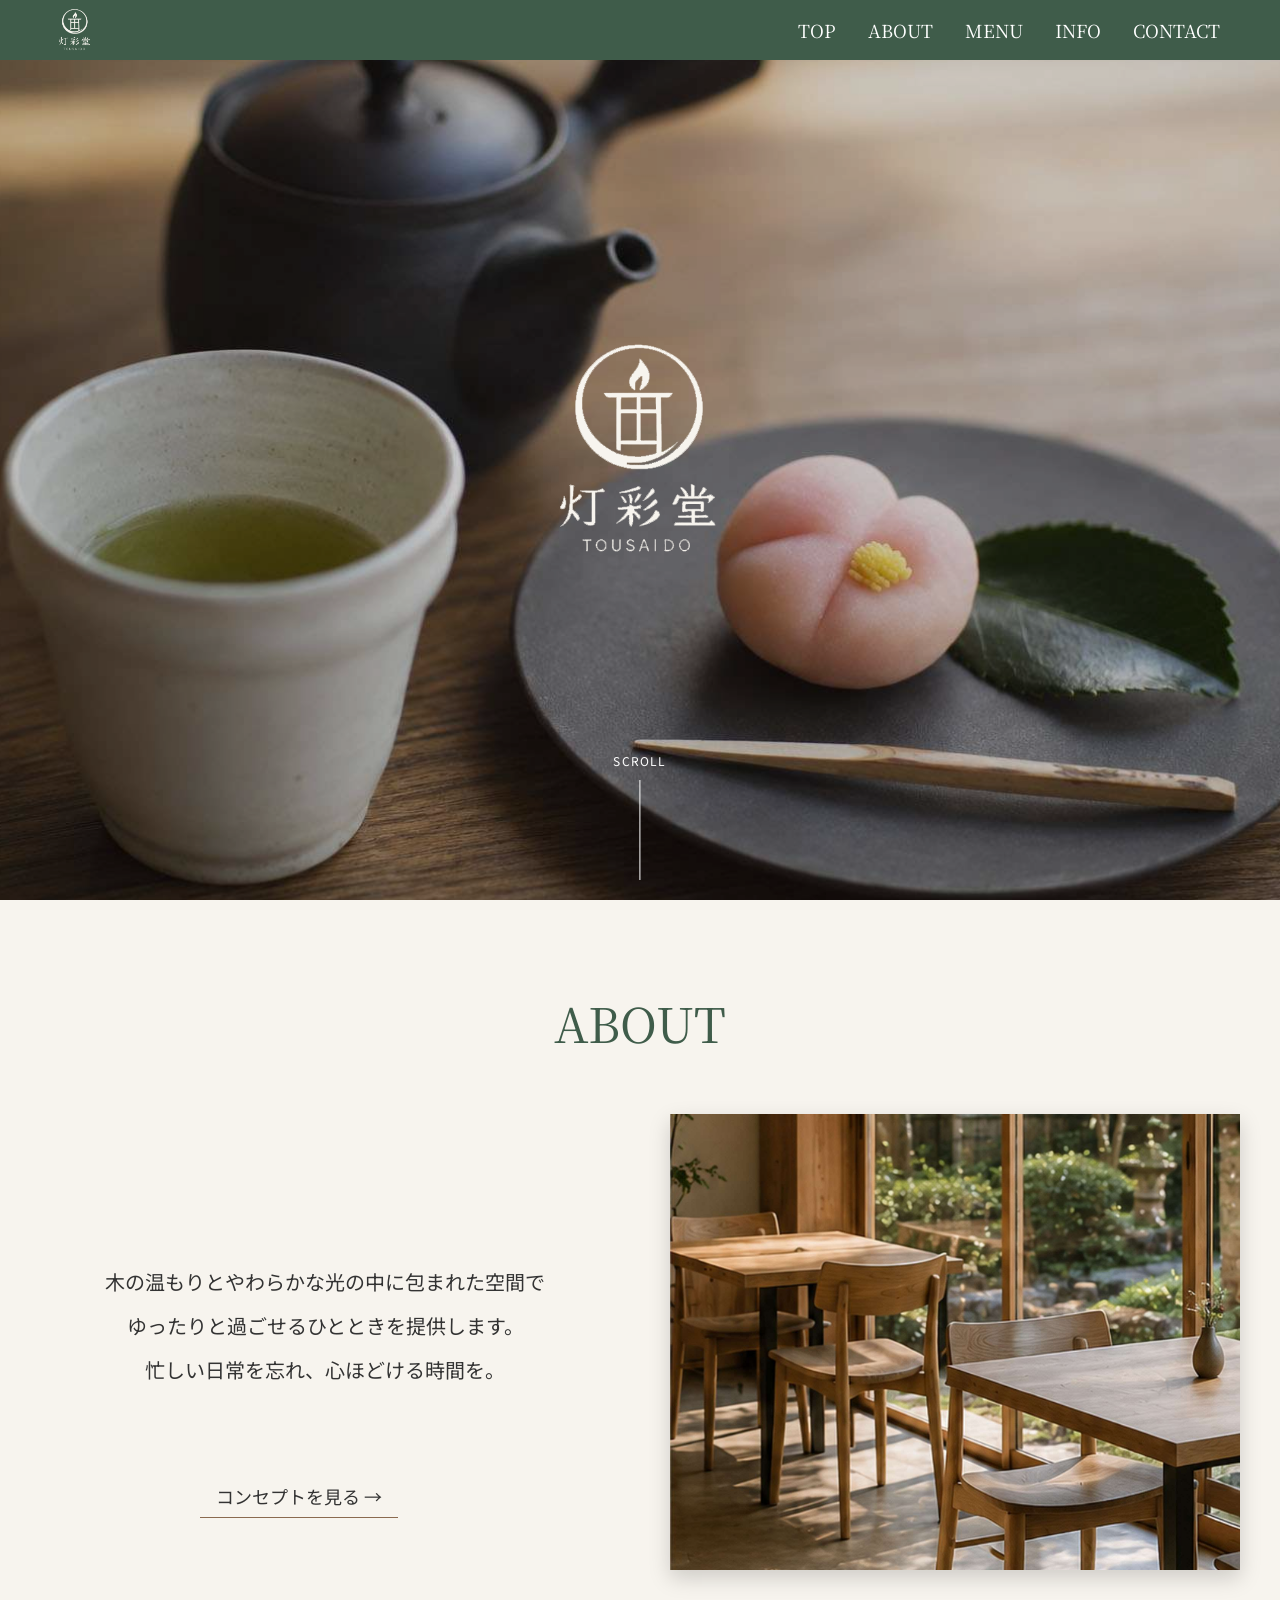
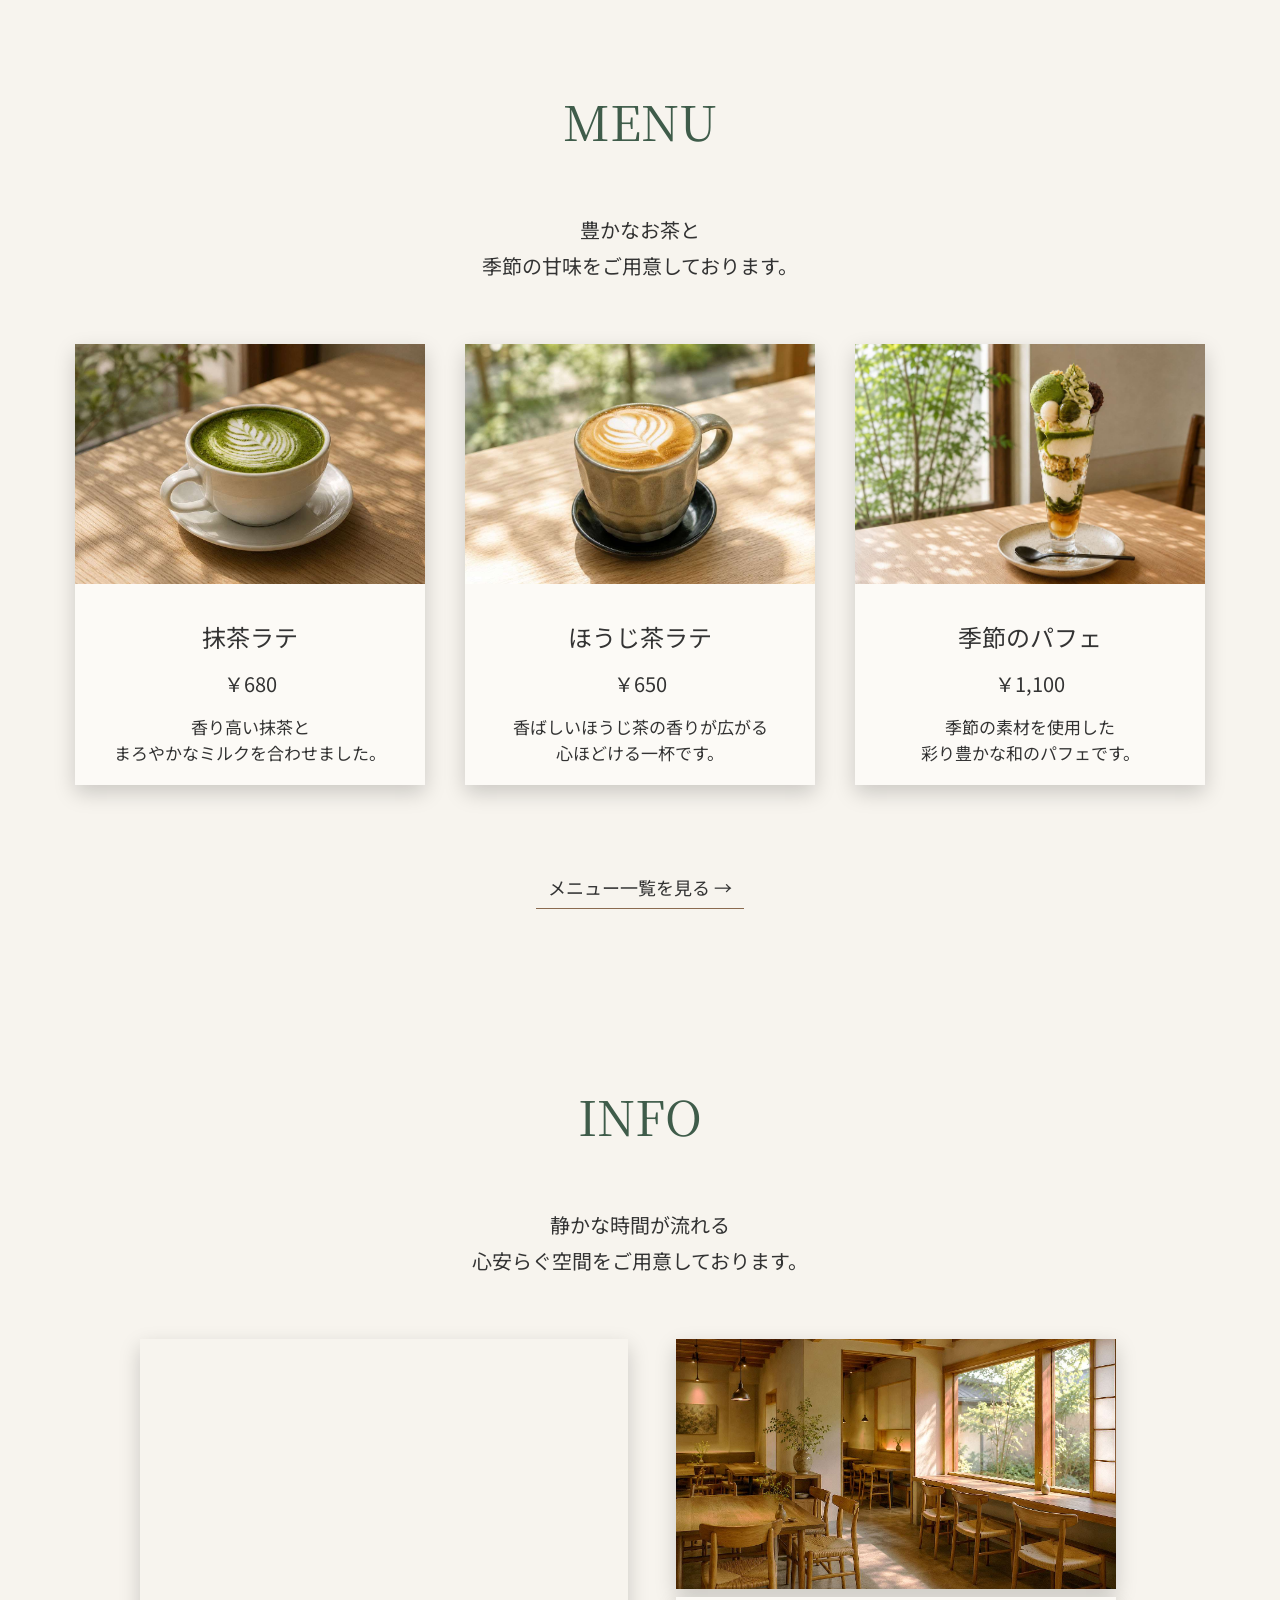
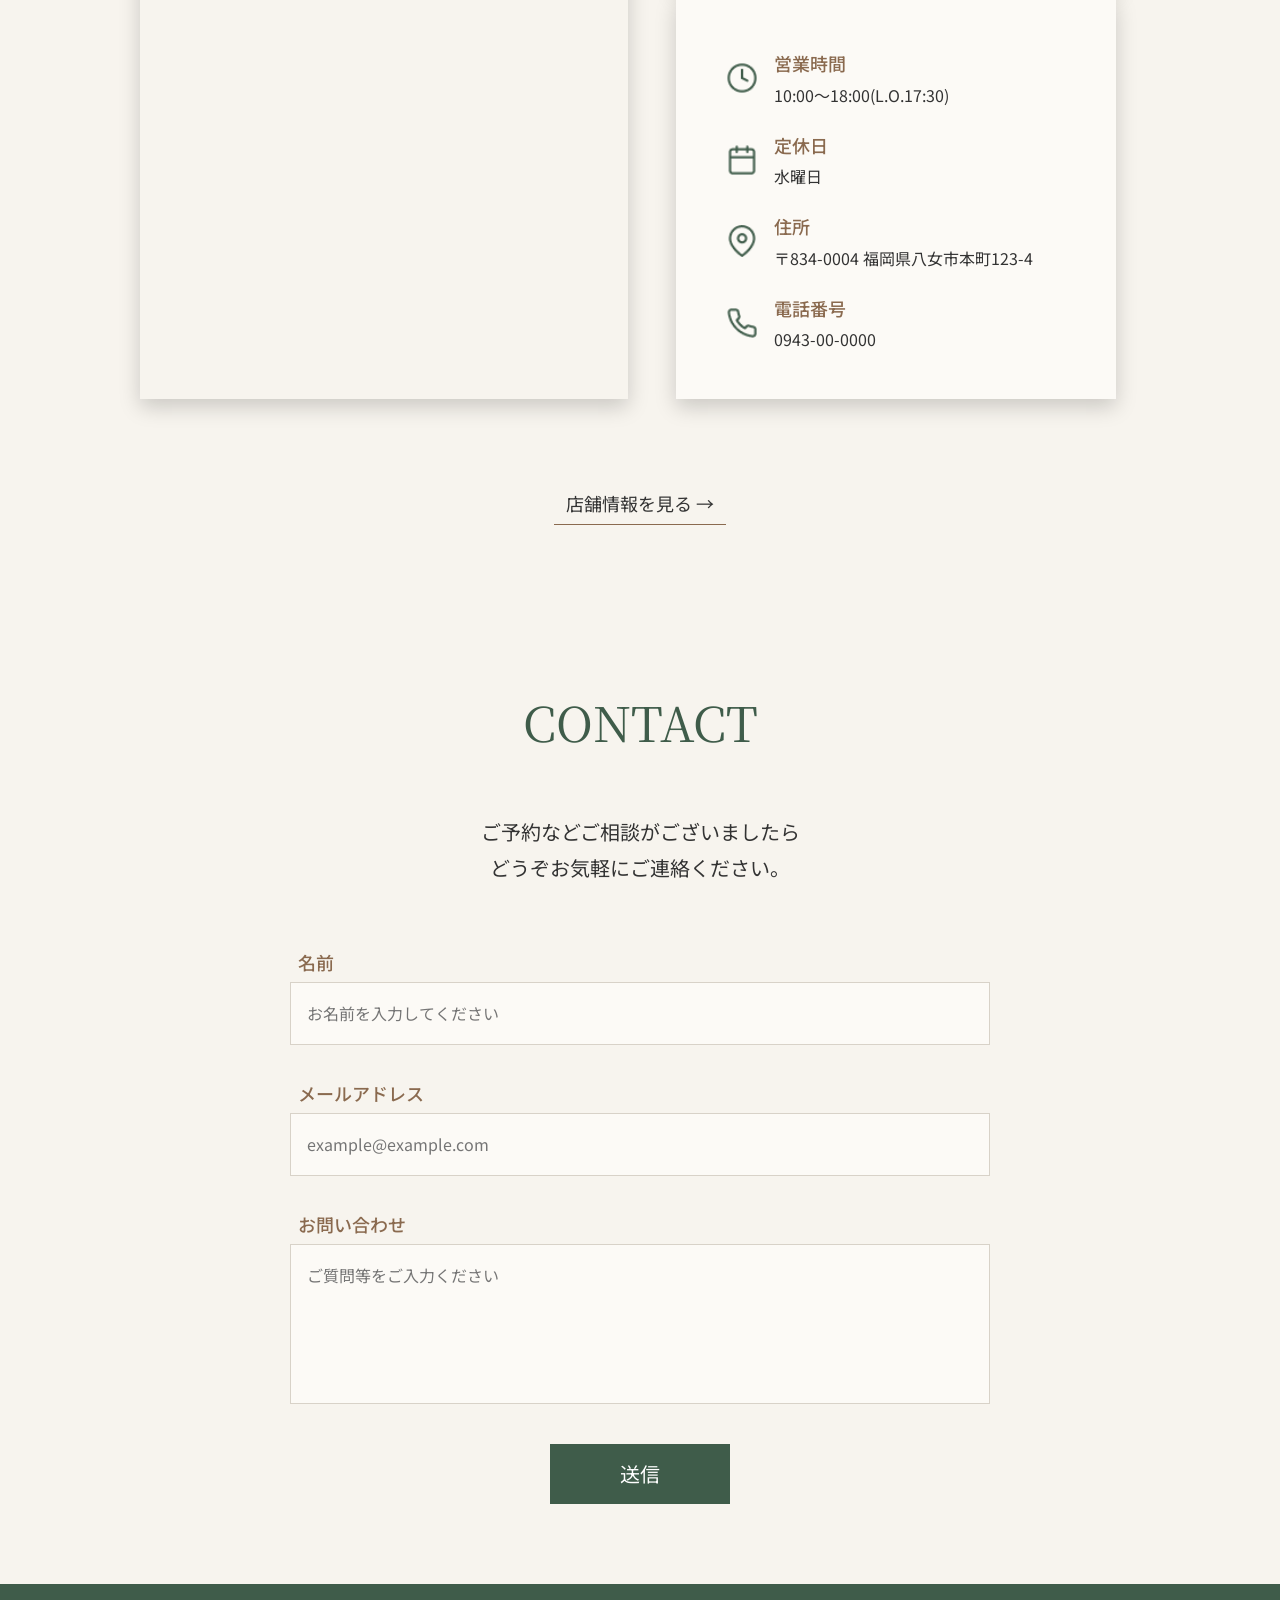
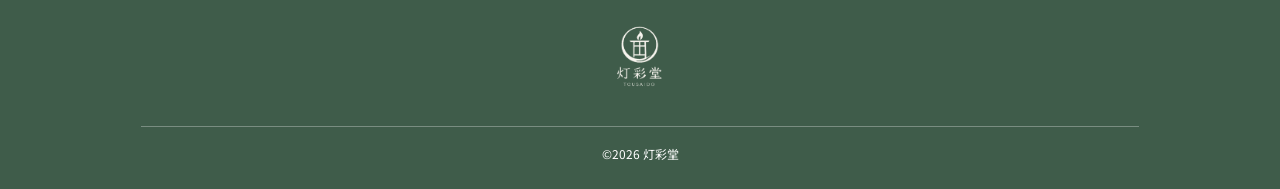
<file: index.html>
<!doctype html>
<html lang="ja">
  <head>
    <meta charset="UTF-8" />
    <meta name="viewport" content="width=device-width, initial-scale=1.0" />
    <title>灯彩堂</title>
    <link rel="preconnect" href="https://fonts.googleapis.com" />
    <link rel="preconnect" href="https://fonts.gstatic.com" crossorigin />
    <link
      href="https://fonts.googleapis.com/css2?family=Noto+Sans+JP:wght@300;400;500&family=Noto+Serif+JP:wght@400;500;600&display=swap"
      rel="stylesheet"
    />
    <link rel="stylesheet" href="css/reset.css" />
    <link rel="stylesheet" href="css/style.css" />
  </head>
  <body>
    <header class="header-top">
      <h1 class="header-logo">
        <a href="index.html">
          <img src="image/logo/logo-white2.png" alt="灯彩堂" />
        </a>
      </h1>
      <button class="hamburger">
        <span></span>
        <span></span>
        <span></span>
      </button>
      <nav class="header-nav">
        <ul>
          <li class="nav-item"><a href="index.html">TOP</a></li>
          <li class="nav-item"><a href="about.html">ABOUT</a></li>
          <li class="nav-item"><a href="menu.html">MENU</a></li>
          <li class="nav-item"><a href="info.html">INFO</a></li>
          <li class="nav-item"><a href="contact.html">CONTACT</a></li>
        </ul>
      </nav>
    </header>
    <main>
      <!-- FVここから↓↓ -->
      <section id="fv">
        <div class="fv-images">
          <img src="image/top-image.jpg" alt="店外の様子" />
          <img src="image/top-image2.jpg" alt="和菓子とお茶" />
          <img src="image/top-image3.jpg" alt="店内の様子" />
        </div>
        <div class="fv-content">
          <h1>
            <a href="index.html">
              <img src="image/logo/logo-white2.png" alt="灯彩堂のロゴ" />
            </a>
          </h1>
        </div>
        <div class="fv-scroll">SCROLL</div>
      </section>
      <!-- FVここまで↑↑ -->

      <!-- ABOUTここから↓↓ -->
      <section id="about">
        <div class="container">
          <div class="section-title">
            <h2>ABOUT</h2>
          </div>
          <div class="top-about-content">
            <div class="top-about-left">
              <p class="top-about-text fade-up">
                木の温もりとやわらかな光の中に包まれた空間で<br />
                ゆったりと過ごせるひとときを提供します。<br />
                忙しい日常を忘れ、心ほどける時間を。
              </p>
            </div>
            <div class="top-about-image fade-up">
              <img src="image/about-image.jpg" alt="窓際席" />
            </div>
          </div>
          <div class="top-about-link fade-up">
            <a href="about.html">コンセプトを見る →</a>
          </div>
        </div>
      </section>
      <!-- ABOUTここまで↑↑ -->

      <!-- MENUここから↓↓ -->
      <section id="menu">
        <div class="container">
          <div class="section-title">
            <h2>MENU</h2>
          </div>
          <p class="menu-text fade-up">
            豊かなお茶と<br />
            季節の甘味をご用意しております。
          </p>

          <div class="menu-list">
            <article class="menu-card fade-up delay1">
              <img
                class="menu-img matcha"
                src="image/menu-matcha-latte.jpg"
                alt="抹茶ラテ"
              />
              <h3>抹茶ラテ</h3>
              <p class="menu-price">￥680</p>
              <p class="menu-description">
                香り高い抹茶と<br />まろやかなミルクを合わせました。
              </p>
            </article>

            <article class="menu-card fade-up delay2">
              <img
                class="menu-img hojicha"
                src="image/menu-hojicha-latte.jpg"
                alt="ほうじ茶ラテ"
              />
              <h3>ほうじ茶ラテ</h3>
              <p class="menu-price">￥650</p>
              <p class="menu-description">
                香ばしいほうじ茶の香りが広がる<br />心ほどける一杯です。
              </p>
            </article>

            <article class="menu-card fade-up delay3">
              <img
                class="menu-img parfait"
                src="image/menu-seasonal-parfait.jpg"
                alt="季節のパフェ"
              />
              <h3>季節のパフェ</h3>
              <p class="menu-price">￥1,100</p>
              <p class="menu-description">
                季節の素材を使用した<br />彩り豊かな和のパフェです。
              </p>
            </article>
          </div>
          <div class="menu-link fade-up">
            <a href="menu.html">メニュー一覧を見る →</a>
          </div>
        </div>
      </section>
      <!-- MENUここまで↑↑ -->

      <!-- INFOここから↓↓ -->
      <section id="info">
        <div class="container">
          <div class="section-title">
            <h2>INFO</h2>
          </div>
          <p class="info-text fade-up">
            静かな時間が流れる<br />
            心安らぐ空間をご用意しております。
          </p>
          <div class="info-content">
            <div class="info-map fade-up">
              <iframe
                src="https://www.google.com/maps/embed?pb=!1m18!1m12!1m3!1d13352.243129843875!2d130.54007785541995!3d33.2125027!2m3!1f0!2f0!3f0!3m2!1i1024!2i768!4f13.1!3m3!1m2!1s0x3541a92bfa1e0ba5%3A0x25643c8d06e8be0e!2z5YWr5aWz5biC5b255omA!5e0!3m2!1sja!2sjp!4v1781059048634!5m2!1sja!2sjp"
                style="border: 0"
                allowfullscreen=""
                loading="lazy"
                referrerpolicy="no-referrer-when-downgrade"
              >
              </iframe>
            </div>
            <div class="info-right">
              <div class="info-image fade-up">
                <img src="image/info-interior-main.jpg" alt="店内の様子" />
              </div>

              <div class="info-card fade-up">
                <div class="info-item">
                  <img src="image/clock.png" alt="営業時間" />
                  <div class="info-text-box">
                    <h3 class="info-title">営業時間</h3>
                    <p class="info-detail">10:00～18:00(L.O.17:30)</p>
                  </div>
                </div>
                <div class="info-item">
                  <img src="image/calendar.png" alt="定休日" />
                  <div class="info-text-box">
                    <h3 class="info-title">定休日</h3>
                    <p class="info-detail">水曜日</p>
                  </div>
                </div>
                <div class="info-item">
                  <img src="image/map-pin.png" alt="地図" />
                  <div class="info-text-box">
                    <h3 class="info-title">住所</h3>
                    <p class="info-detail">〒834-0004 福岡県八女市本町123-4</p>
                  </div>
                </div>
                <div class="info-item">
                  <img src="image/phone.png" alt="電話番号" />
                  <div class="info-text-box">
                    <h3 class="info-title">電話番号</h3>
                    <p class="info-detail">0943-00-0000</p>
                  </div>
                </div>
              </div>
            </div>
          </div>
          <div class="info-link fade-up">
            <a href="info.html">店舗情報を見る →</a>
          </div>
        </div>
      </section>
      <!-- INFOここまで↑↑ -->

      <!-- CONTACTここから↓↓ -->
      <section id="contact">
        <div class="container">
          <div class="section-title">
            <h2>CONTACT</h2>
          </div>
          <p class="contact-text">
            ご予約などご相談がございましたら<br />
            どうぞお気軽にご連絡ください。
          </p>

          <form action="#" method="post">
            <div class="form-group">
              <label for="name">名前</label>
              <input
                type="text"
                id="name"
                name="name"
                placeholder="お名前を入力してください"
              />
            </div>

            <div class="form-group">
              <label for="email">メールアドレス</label>
              <input
                type="email"
                id="email"
                name="email"
                placeholder="example@example.com"
              />
            </div>

            <div class="form-group">
              <label for="message">お問い合わせ</label>
              <textarea
                name="message"
                id="message"
                placeholder="ご質問等をご入力ください"
              ></textarea>
            </div>

            <button type="submit" class="contact-btn">送信</button>
          </form>
        </div>
      </section>
      <!-- CONTACTここまで↑↑ -->
    </main>
    <a href="#fv" class="page-top">
      ↑
      <span>TOP</span>
    </a>
    <footer>
      <div class="footer-logo">
         <a href="index.html">
          <img src="image/logo/logo-white2.png" alt="灯彩堂のロゴ" />
        </a>
      </div>
      <hr />
      <p class="copyright">&copy;2026 灯彩堂</p>
    </footer>
  </body>
  <script src="js/script.js" defer></script>
</html>
</file>
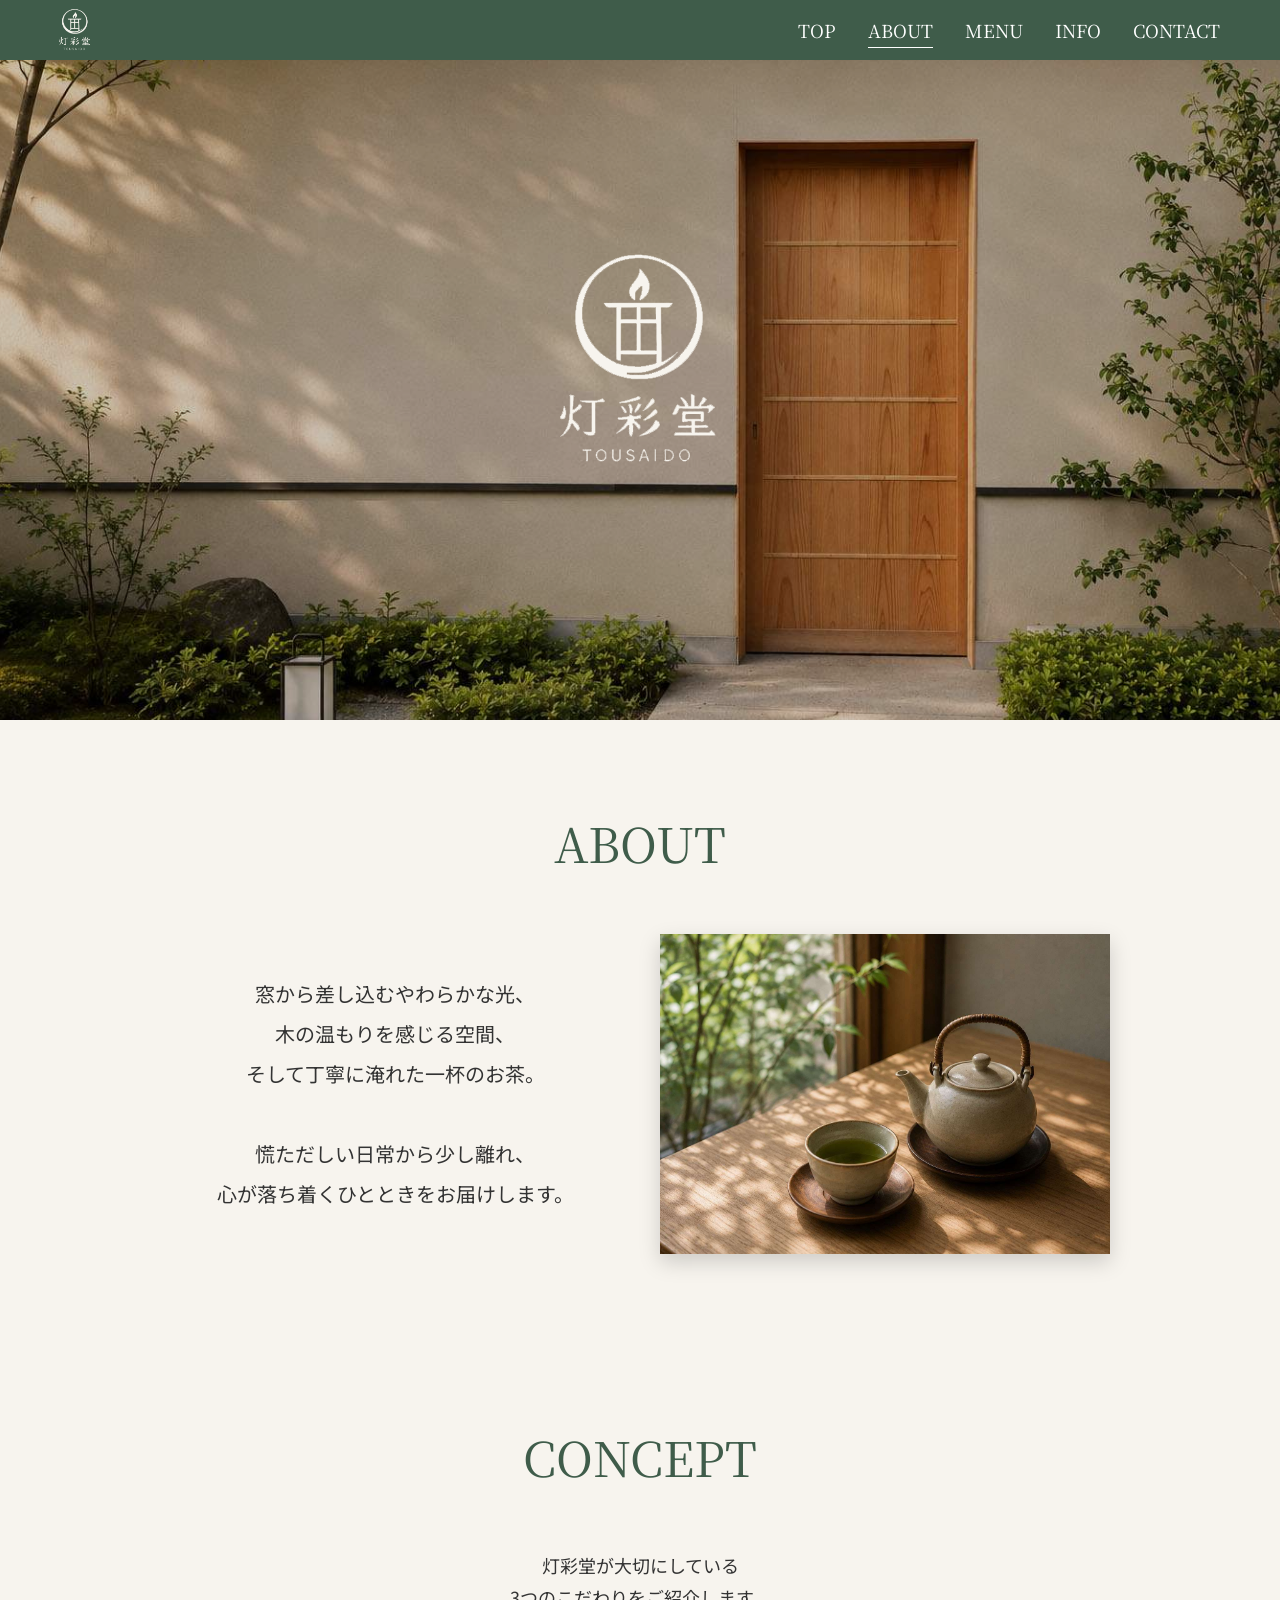
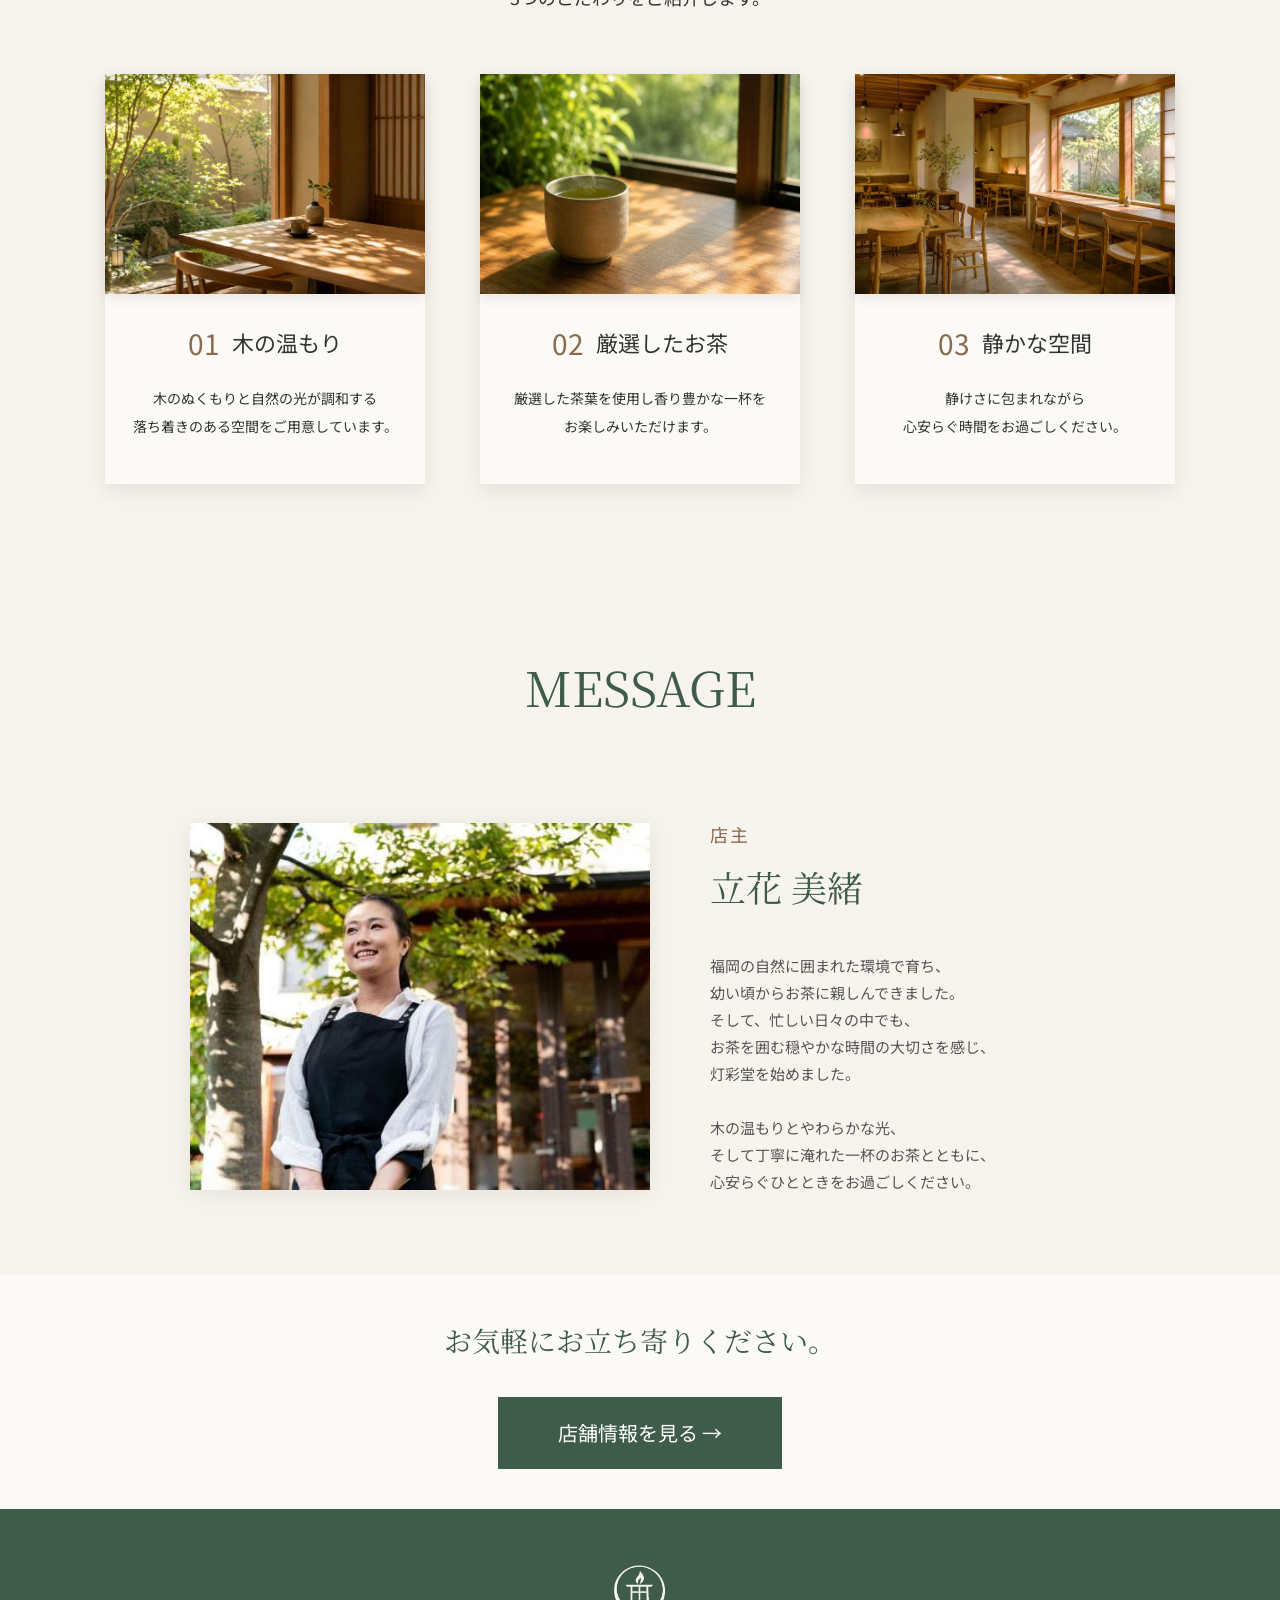
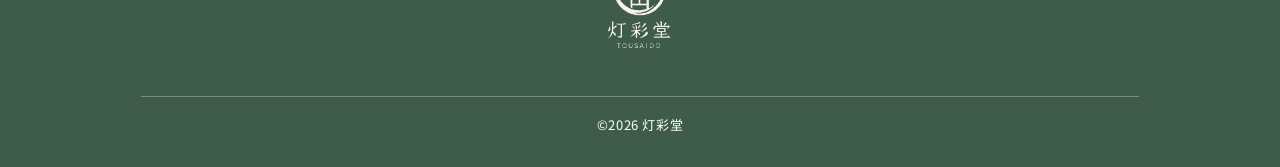
<file: about.html>
<!doctype html>
<html lang="ja">
  <head>
    <meta charset="UTF-8" />
    <meta name="viewport" content="width=device-width, initial-scale=1.0" />
    <title>灯彩堂</title>
    <link rel="preconnect" href="https://fonts.googleapis.com" />
    <link rel="preconnect" href="https://fonts.gstatic.com" crossorigin />
    <link
      href="https://fonts.googleapis.com/css2?family=Noto+Sans+JP:wght@300;400;500&family=Noto+Serif+JP:wght@400;500;600&display=swap"
      rel="stylesheet"
    />
    <link rel="stylesheet" href="css/reset.css" />
    <link rel="stylesheet" href="css/about.css" />
  </head>
  <body>
    <header class="header-top">
      <h1 class="header-logo">
        <a href="index.html">
          <img src="image/logo/logo-white2.png" alt="灯彩堂" />
        </a>
      </h1>
      <button class="hamburger">
        <span></span>
        <span></span>
        <span></span>
      </button>
      <nav class="header-nav">
        <ul>
          <li class="nav-item"><a href="index.html">TOP</a></li>
          <li class="nav-item"><a href="about.html" class="current">ABOUT</a></li>
          <li class="nav-item"><a href="menu.html">MENU</a></li>
          <li class="nav-item"><a href="info.html">INFO</a></li>
          <li class="nav-item"><a href="contact.html">CONTACT</a></li>
        </ul>
      </nav>
    </header>
    <main>
      <!-- FVここから↓↓ -->
      <section id="fv">
        <div class="fv-images">
          <img src="image/top-image.jpg" alt="店外の様子" />
        </div>
        <div class="fv-content">
          <h1>
            <a href="index.html">
              <img src="image/logo/logo-white2.png" alt="灯彩堂のロゴ" />
            </a>
          </h1>
        </div>
      </section>
      <!-- FVここまで↑↑ -->

      <!-- ABOUTここから↓↓ -->
      <section id="about">
        <div class="container">
          <div class="section-title">
            <h2>ABOUT</h2>
          </div>
          <div class="about-inner">
            <p class="about-text fade-up">
              窓から差し込むやわらかな光、<br />
              木の温もりを感じる空間、<br />
              そして丁寧に淹れた一杯のお茶。<br />
              <br />
              慌ただしい日常から少し離れ、<br />
              心が落ち着くひとときをお届けします。
            </p>
            <div class="about-image fade-up">
              <img src="image/about-tea-window.jpg" alt="急須とお茶" />
            </div>
          </div>
        </div>
      </section>
      <!-- ABOUTここまで↑↑ -->

      <!-- CONCEPTここから↓↓ -->
      <section id="concept">
        <div class="container">
          <div class="section-title">
            <h2>CONCEPT</h2>
          </div>
          <p class="concept-text fade-up">
            灯彩堂が大切にしている<br />3つのこだわりをご紹介します。
          </p>
          <div class="concept-list">
            <article class="concept-card fade-up">
              <div class="concept-image">
                <img src="image/about-concept-01.jpg" alt="窓際席" />
              </div>
              <div class="concept-content">
                <div class="concept-heading">
                  <h3 class="number">01</h3>
                  <div class="concept-name">木の温もり</div>
                </div>
                <p class="concept-description">
                  木のぬくもりと自然の光が調和する<span class="pc-br"
                    ><br
                  /></span>
                  落ち着きのある空間をご用意しています。
                </p>
              </div>
            </article>
            <article class="concept-card fade-up">
              <div class="concept-image">
                <img src="image/about-concept-02.jpg" alt="お茶" />
              </div>
              <div class="concept-content">
                <div class="concept-heading">
                  <h3 class="number">02</h3>
                  <div class="concept-name">厳選したお茶</div>
                </div>
                <p class="concept-description">
                  厳選した茶葉を使用し香り豊かな一杯を<span class="pc-br"
                    ><br
                  /></span>
                  お楽しみいただけます。
                </p>
              </div>
            </article>
            <article class="concept-card fade-up">
              <div class="concept-image">
                <img src="image/info-interior-main.jpg" alt="店内の様子" />
              </div>
              <div class="concept-content">
                <div class="concept-heading">
                  <h3 class="number">03</h3>
                  <div class="concept-name">静かな空間</div>
                </div>
                <p class="concept-description">
                  静けさに包まれながら<br />
                  心安らぐ時間をお過ごしください。
                </p>
              </div>
            </article>
          </div>
        </div>
      </section>
      <!-- CONCEPTここまで↑↑ -->

      <!-- MESSAGEここから↓↓ -->
      <section id="message">
        <div class="container">
          <div class="section-title">
            <h2>MESSAGE</h2>
          </div>
          <div class="message-wrapper">
            <div class="message-image fade-up">
              <img src="image/about-message.jpg" alt="店主からのメッセージ" />
            </div>
            <div class="message-content fade-up">
              <div class="owner-profile">
                <p class="owner-label">店主</p>
                <h3 class="owner-name">立花 美緒</h3>
              </div>
              <p class="owner-description">
                福岡の自然に囲まれた環境で育ち、<br />幼い頃からお茶に親しんできました。<br />
                そして、忙しい日々の中でも、<br />
                お茶を囲む穏やかな時間の大切さを感じ、<br />
                灯彩堂を始めました。<br />
                <br />
                木の温もりとやわらかな光、<br />
                そして丁寧に淹れた一杯のお茶とともに、<br />
                心安らぐひとときをお過ごしください。
              </p>
            </div>
          </div>
        </div>
      </section>
      <!-- MESSAGEここまで↑↑ -->

      <!-- CTAここから↓↓ -->
      <section id="cta">
        <div class="container">
          <div class="cta-content">
            <h2>お気軽にお立ち寄りください。</h2>
            <a href="info.html" class="cta-btn">店舗情報を見る →</a>
          </div>
        </div>
      </section>
      <!-- CTAここまで↑↑ -->
    </main>
    <a href="#fv" class="page-top">
      ↑
      <span>TOP</span>
    </a>
    <footer>
      <div class="footer-logo">
         <a href="index.html">
          <img src="image/logo/logo-white2.png" alt="灯彩堂のロゴ" />
        </a>
      </div>
      <hr />
      <p class="copyright">&copy;2026 灯彩堂</p>
    </footer>
  </body>
  <script src="js/script.js" defer></script>
</html>
</file>
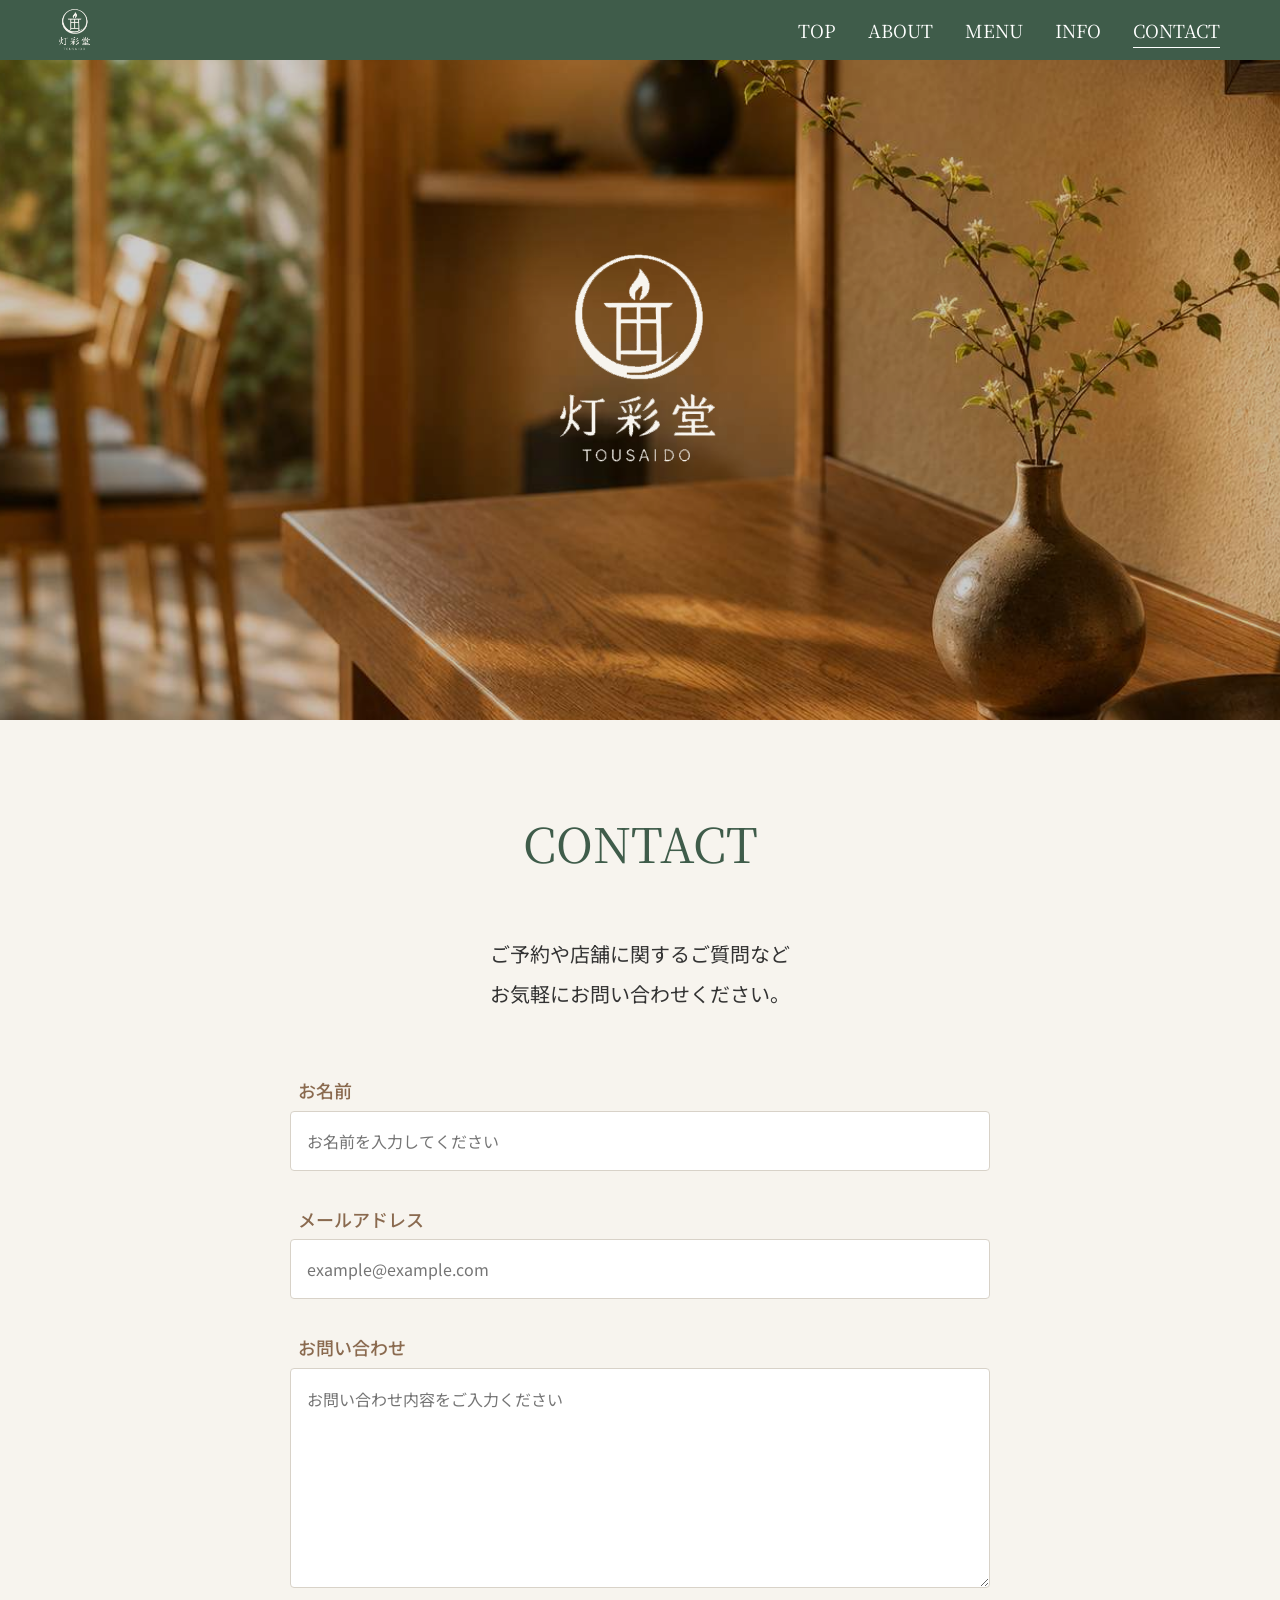
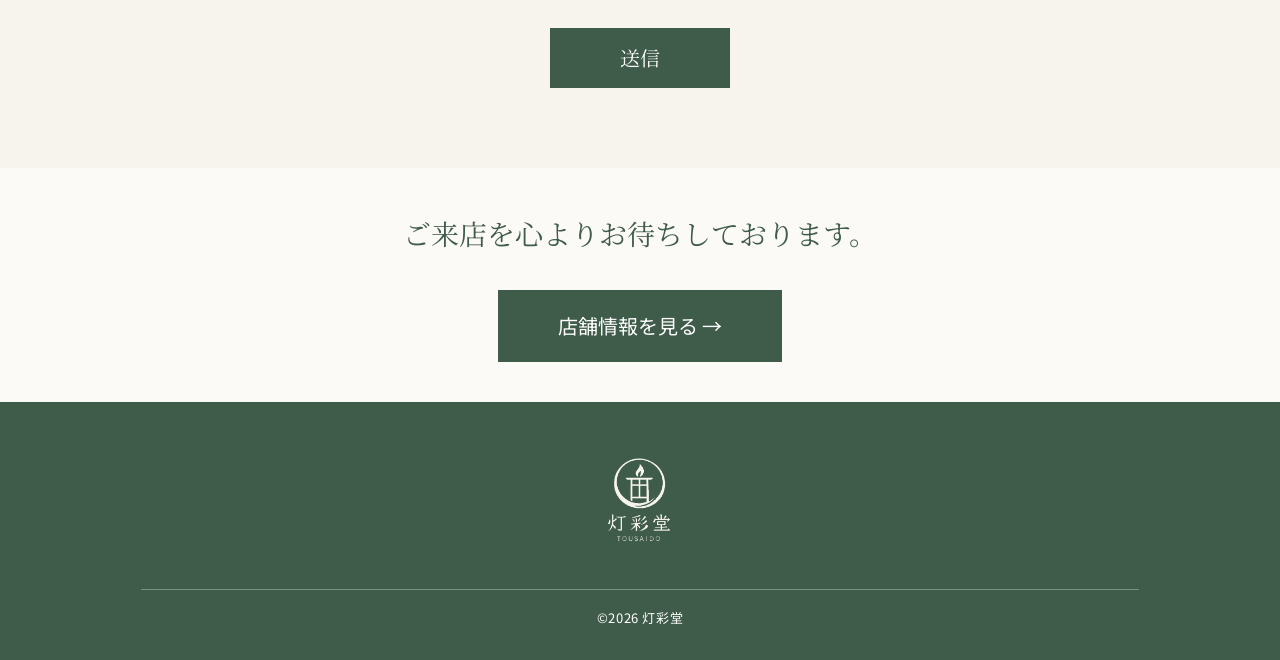
<file: contact.html>
<!doctype html>
<html lang="ja">
  <head>
    <meta charset="UTF-8" />
    <meta name="viewport" content="width=device-width, initial-scale=1.0" />
    <title>灯彩堂</title>
    <link rel="preconnect" href="https://fonts.googleapis.com" />
    <link rel="preconnect" href="https://fonts.gstatic.com" crossorigin />
    <link
      href="https://fonts.googleapis.com/css2?family=Noto+Sans+JP:wght@300;400;500&family=Noto+Serif+JP:wght@400;500;600&display=swap"
      rel="stylesheet"
    />
    <link rel="stylesheet" href="css/reset.css" />
    <link rel="stylesheet" href="css/contact.css" />
  </head>
  <body>
    <header class="header-top">
      <h1 class="header-logo">
        <a href="index.html">
          <img src="image/logo/logo-white2.png" alt="灯彩堂" />
        </a>
      </h1>
      <button class="hamburger">
        <span></span>
        <span></span>
        <span></span>
      </button>
      <nav class="header-nav">
        <ul>
          <li class="nav-item"><a href="index.html">TOP</a></li>
          <li class="nav-item"><a href="about.html">ABOUT</a></li>
          <li class="nav-item"><a href="menu.html">MENU</a></li>
          <li class="nav-item"><a href="info.html">INFO</a></li>
          <li class="nav-item"><a href="contact.html" class="current">CONTACT</a></li>
        </ul>
      </nav>
    </header>
    <main>
      <!-- FVここから↓↓ -->
      <section id="fv">
        <div class="fv-images">
          <img src="image/info-gallery-06.jpg" alt="店内の花" />
        </div>
        <div class="fv-content">
          <h1>
            <a href="index.html">
              <img src="image/logo/logo-white2.png" alt="灯彩堂のロゴ" />
            </a>
          </h1>
        </div>
      </section>
      <!-- FVここまで↑↑ -->

      <!-- CONTACTここから↓↓ -->
        <section id="contact">
            <div class="container">
                <div class="section-title">
                <h2>CONTACT</h2>
                </div>
                <p class="contact-text">
                ご予約や店舗に関するご質問など<br>
                お気軽にお問い合わせください。
                </p>
                <form action="#" method="post" class="contact-form">
                <div class="form-group">
                    <label for="name">お名前</label>
                    <input
                    type="text"
                    id="name"
                    name="name"
                    placeholder="お名前を入力してください"
                    >
                </div>
                <div class="form-group">
                    <label for="email">メールアドレス</label>
                    <input
                    type="email"
                    id="email"
                    name="email"
                    placeholder="example@example.com"
                    >
                </div>
                <div class="form-group">
                    <label for="message">お問い合わせ</label>
                    <textarea
                    id="message"
                    name="message"
                    placeholder="お問い合わせ内容をご入力ください"
                    ></textarea>
                </div>
                <button type="submit" class="contact-btn">
                    送信
                </button>
                </form>
            </div>
        </section>      
    <!-- CONTACTここまで↑↑ -->
    <!-- CTAここから↓↓ -->
      <section id="cta">
        <div class="container">
          <div class="cta-content">
            <h2>ご来店を心よりお待ちしております。</h2>
            <a href="info.html" class="cta-btn">店舗情報を見る →</a>
          </div>
        </div>
      </section>
    <!-- CTAここまで↑↑ -->
    </main>
    <a href="#fv" class="page-top">
      ↑
      <span>TOP</span>
    </a>
    <footer>
      <div class="footer-logo">
         <a href="index.html">
          <img src="image/logo/logo-white2.png" alt="灯彩堂のロゴ" />
        </a>
      </div>
      <hr />
      <p class="copyright">&copy;2026 灯彩堂</p>
    </footer>
  </body>
  <script src="js/script.js" defer></script>
</html>
</file>
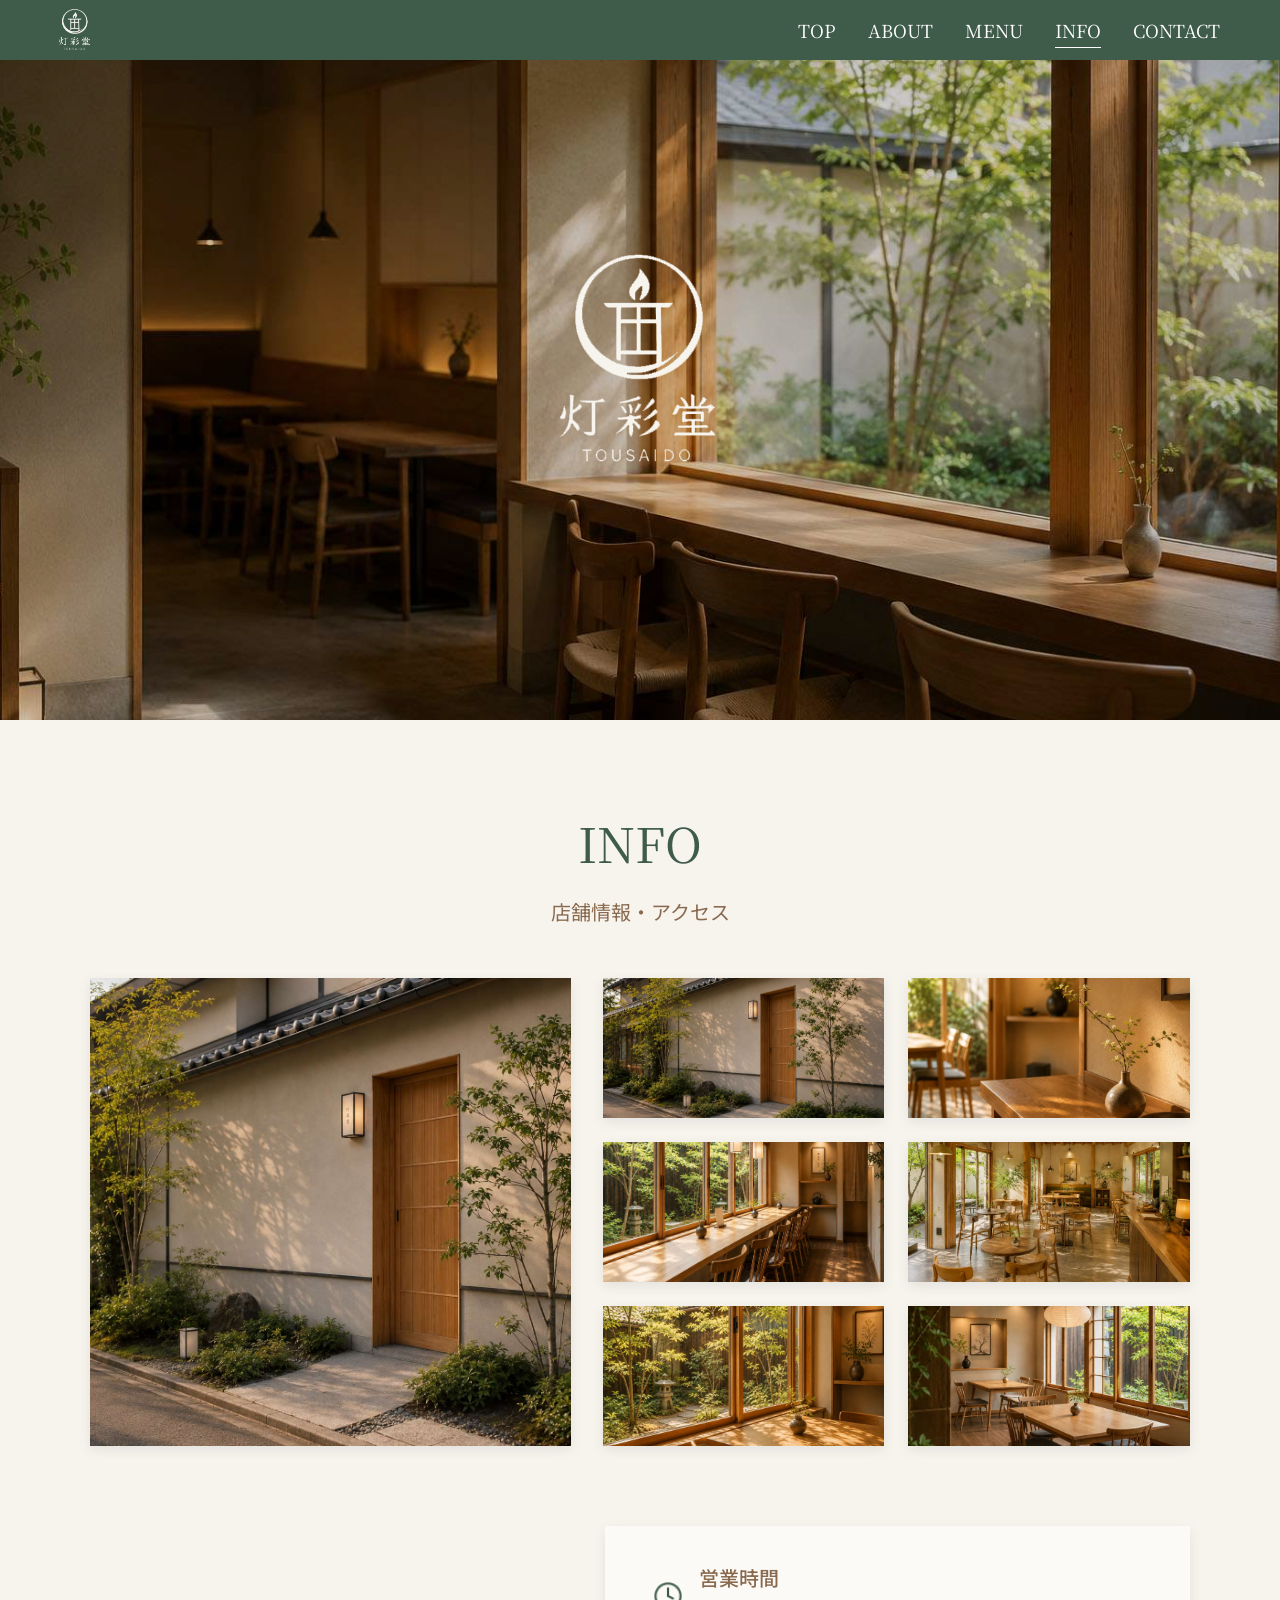
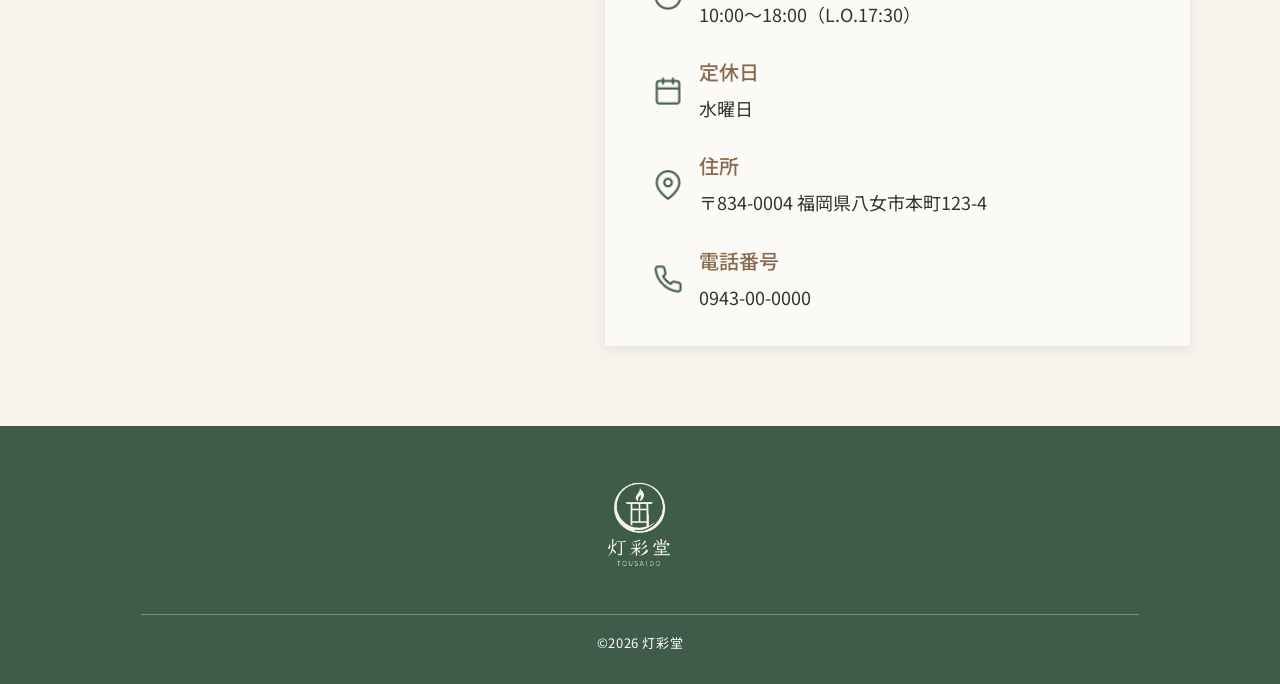
<file: info.html>
<!doctype html>
<html lang="ja">
  <head>
    <meta charset="UTF-8" />
    <meta name="viewport" content="width=device-width, initial-scale=1.0" />
    <title>灯彩堂</title>
    <link rel="preconnect" href="https://fonts.googleapis.com" />
    <link rel="preconnect" href="https://fonts.gstatic.com" crossorigin />
    <link
      href="https://fonts.googleapis.com/css2?family=Noto+Sans+JP:wght@300;400;500&family=Noto+Serif+JP:wght@400;500;600&display=swap"
      rel="stylesheet"
    />
    <link rel="stylesheet" href="css/reset.css" />
    <link rel="stylesheet" href="css/info.css" />
  </head>
  <body>
    <header class="header-top">
      <h1 class="header-logo">
        <a href="index.html">
          <img src="image/logo/logo-white2.png" alt="灯彩堂" />
        </a>
      </h1>
      <button class="hamburger">
        <span></span>
        <span></span>
        <span></span>
      </button>
      <nav class="header-nav">
        <ul>
          <li class="nav-item"><a href="index.html">TOP</a></li>
          <li class="nav-item"><a href="about.html">ABOUT</a></li>
          <li class="nav-item"><a href="menu.html">MENU</a></li>
          <li class="nav-item"><a href="info.html" class="current">INFO</a></li>
          <li class="nav-item"><a href="contact.html">CONTACT</a></li>
        </ul>
      </nav>
    </header>
    <main>
      <!-- FVここから↓↓ -->
      <section id="fv">
        <div class="fv-images">
          <img src="image/top-image3.jpg" alt="店内の様子" />
        </div>
        <div class="fv-content">
          <h1>
            <a href="index.html">
              <img src="image/logo/logo-white2.png" alt="灯彩堂のロゴ" />
            </a>
          </h1>
        </div>
      </section>
      <!-- FVここまで↑↑ -->

      <!-- INFOここから↓↓ -->
        <section id="info-page">
            <div class="container">
                <div class="section-title">
                    <h2>INFO</h2>
                    <p class="info-title">店舗情報・アクセス</p>
                </div>
                <!-- メイン画像 -->
                <div class="info-gallery-area">
                    <div class="info-main-image fade-up">
                        <img id="mainImage" 
                            src="image/info-exterior-01.jpg" 
                            alt="店舗外観"
                        >
                    </div>
                <!-- ギャラリー -->
                    <div class="info-gallery">
                        <div class="gallery-item fade-up">
                            <img class="gallery-thumb" src="image/info-exterior-01.jpg" alt="店舗外観">
                        </div>
                        <div class="gallery-item fade-up">
                            <img class="gallery-thumb" src="image/info-gallery-06.jpg" alt="花のある店内">
                        </div>
                        <div class="gallery-item fade-up">
                            <img class="gallery-thumb" src="image/info-gallery-03.jpg" alt="店内窓際カウンター席">
                        </div>
                        <div class="gallery-item fade-up">
                            <img class="gallery-thumb" src="image/info-gallery-04.jpg" alt="店内全体">
                        </div>
                        <div class="gallery-item fade-up">
                            <img class="gallery-thumb" src="image/info-gallery-05.jpg" alt="店内窓際2人席">
                        </div>
                        <div class="gallery-item fade-up">
                            <img class="gallery-thumb" src="image/info-gallery-02.jpg" alt="店内の窓際テーブル席">
                        </div>
                    </div>
                </div>
                <!-- 地図と店舗情報 -->
                    <div class="info-content">
                        <div class="info-map fade-up">
                            <iframe
                                src="https://www.google.com/maps/embed?pb=!1m18!1m12!1m3!1d13352.243129843875!2d130.54007785541995!3d33.2125027!2m3!1f0!2f0!3f0!3m2!1i1024!2i768!4f13.1!3m3!1m2!1s0x3541a92bfa1e0ba5%3A0x25643c8d06e8be0e!2z5YWr5aWz5biC5b255omA!5e0!3m2!1sja!2sjp!4v1781059048634!5m2!1sja!2sjp"
                                style="border: 0"
                                allowfullscreen=""
                                loading="lazy"
                                referrerpolicy="no-referrer-when-downgrade"
                            >
                            </iframe>
                        </div>
                        <div class="info-card fade-up">
                            <div class="info-item">
                                <img class="info-icon"  src="image/clock.png" alt="営業時間">
                                <div class="info-text">
                                    <h3 class="info-label">営業時間</h3>
                                    <p class="info-detail">10:00～18:00（L.O.17:30）</p>
                                </div>
                            </div>
                            <div class="info-item">
                                <img class="info-icon" src="image/calendar.png" alt="定休日">
                                <div class="info-text">
                                    <h3 class="info-label">定休日</h3>
                                    <p class="info-detail">水曜日</p>
                                </div>
                            </div>
                            <div class="info-item">
                                <img class="info-icon" src="image/map-pin.png" alt="地図">
                                <div class="info-text">
                                    <h3 class="info-label">住所</h3>
                                    <p class="info-detail">〒834-0004 福岡県八女市本町123-4</p>
                                </div>
                            </div>
                            <div class="info-item">
                                <img class="info-icon" src="image/phone.png" alt="電話番号">
                                <div class="info-text">
                                    <h3 class="info-label">電話番号</h3>
                                    <p class="info-detail">0943-00-0000</p>
                                </div>
                            </div>
                        </div>
                    </div>
            </div>
        </section>      
      <!-- INFOここまで↑↑ -->
    </main>
    <a href="#fv" class="page-top">
      ↑
      <span>TOP</span>
    </a>
    <footer>
      <div class="footer-logo">
         <a href="index.html">
          <img src="image/logo/logo-white2.png" alt="灯彩堂のロゴ" />
        </a>
      </div>
      <hr />
      <p class="copyright">&copy;2026 灯彩堂</p>
    </footer>
  </body>
  <script src="js/script.js" defer></script>
</html>
</file>
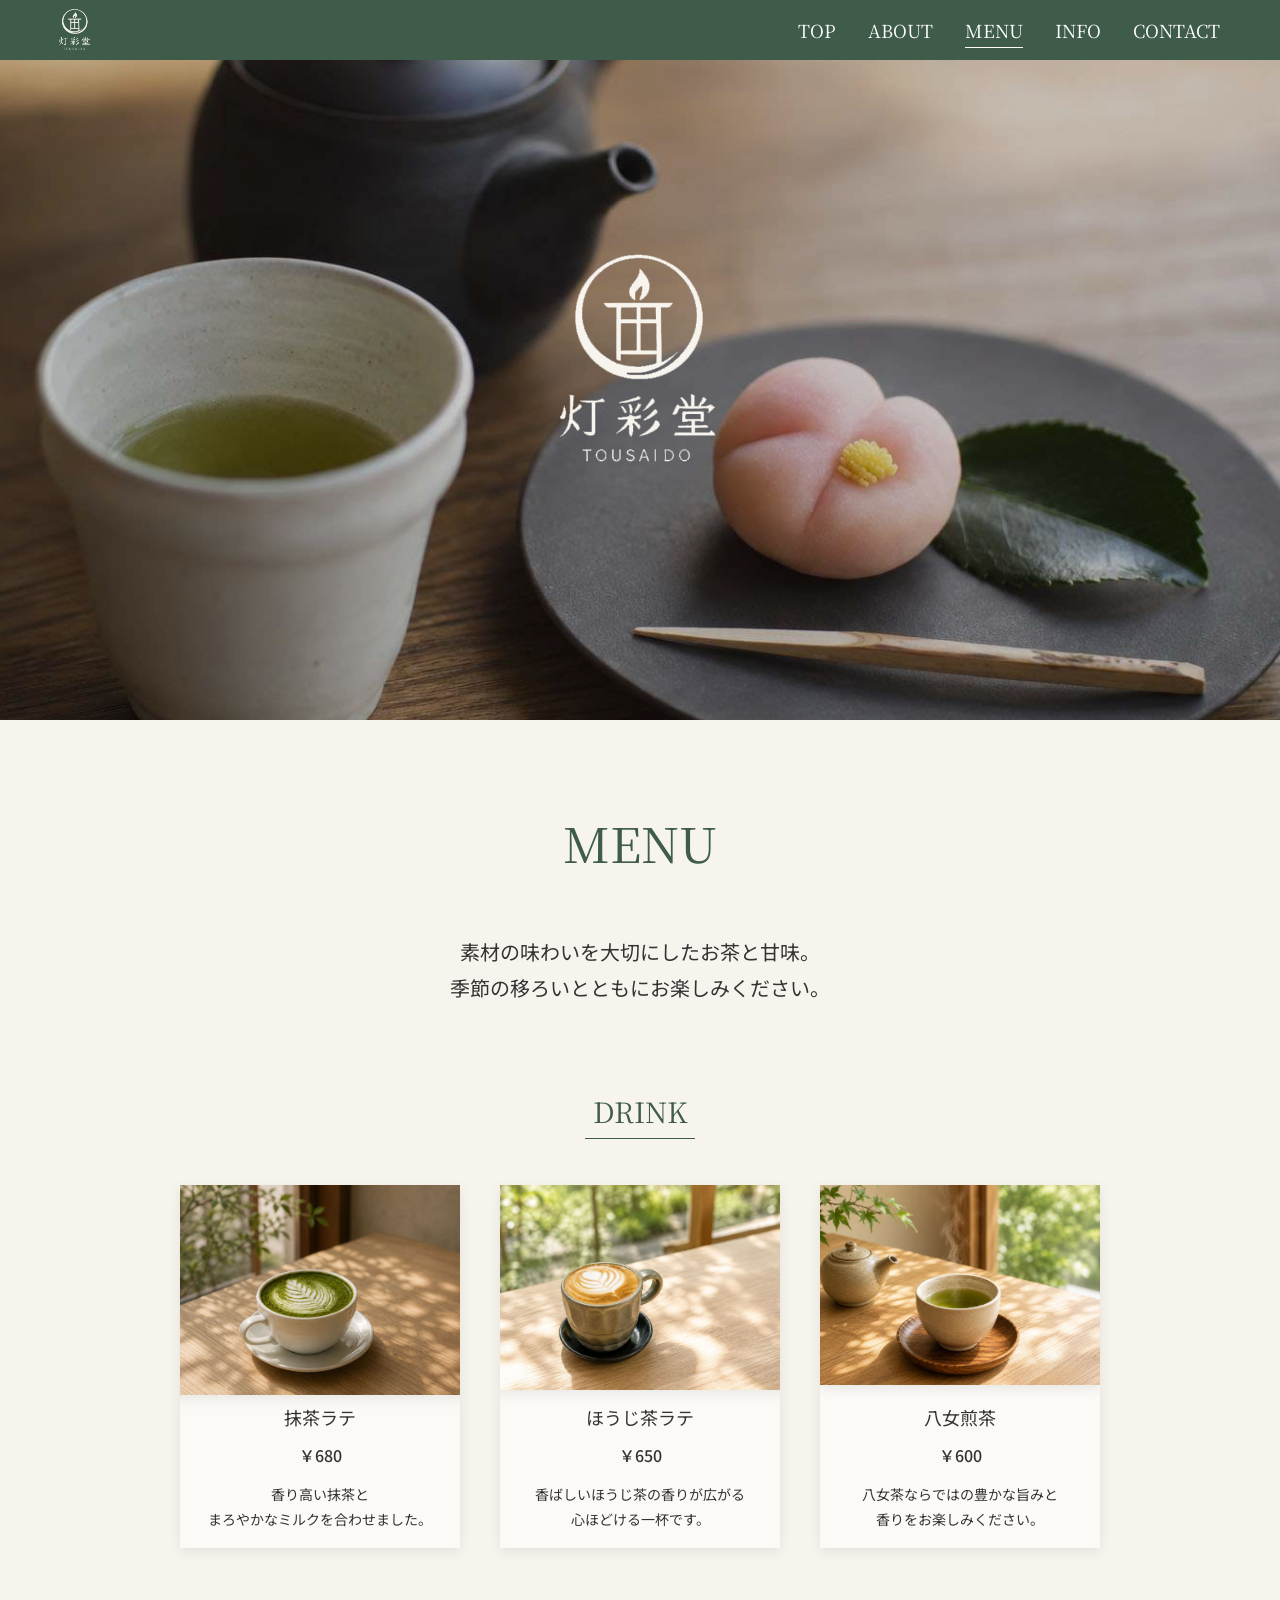
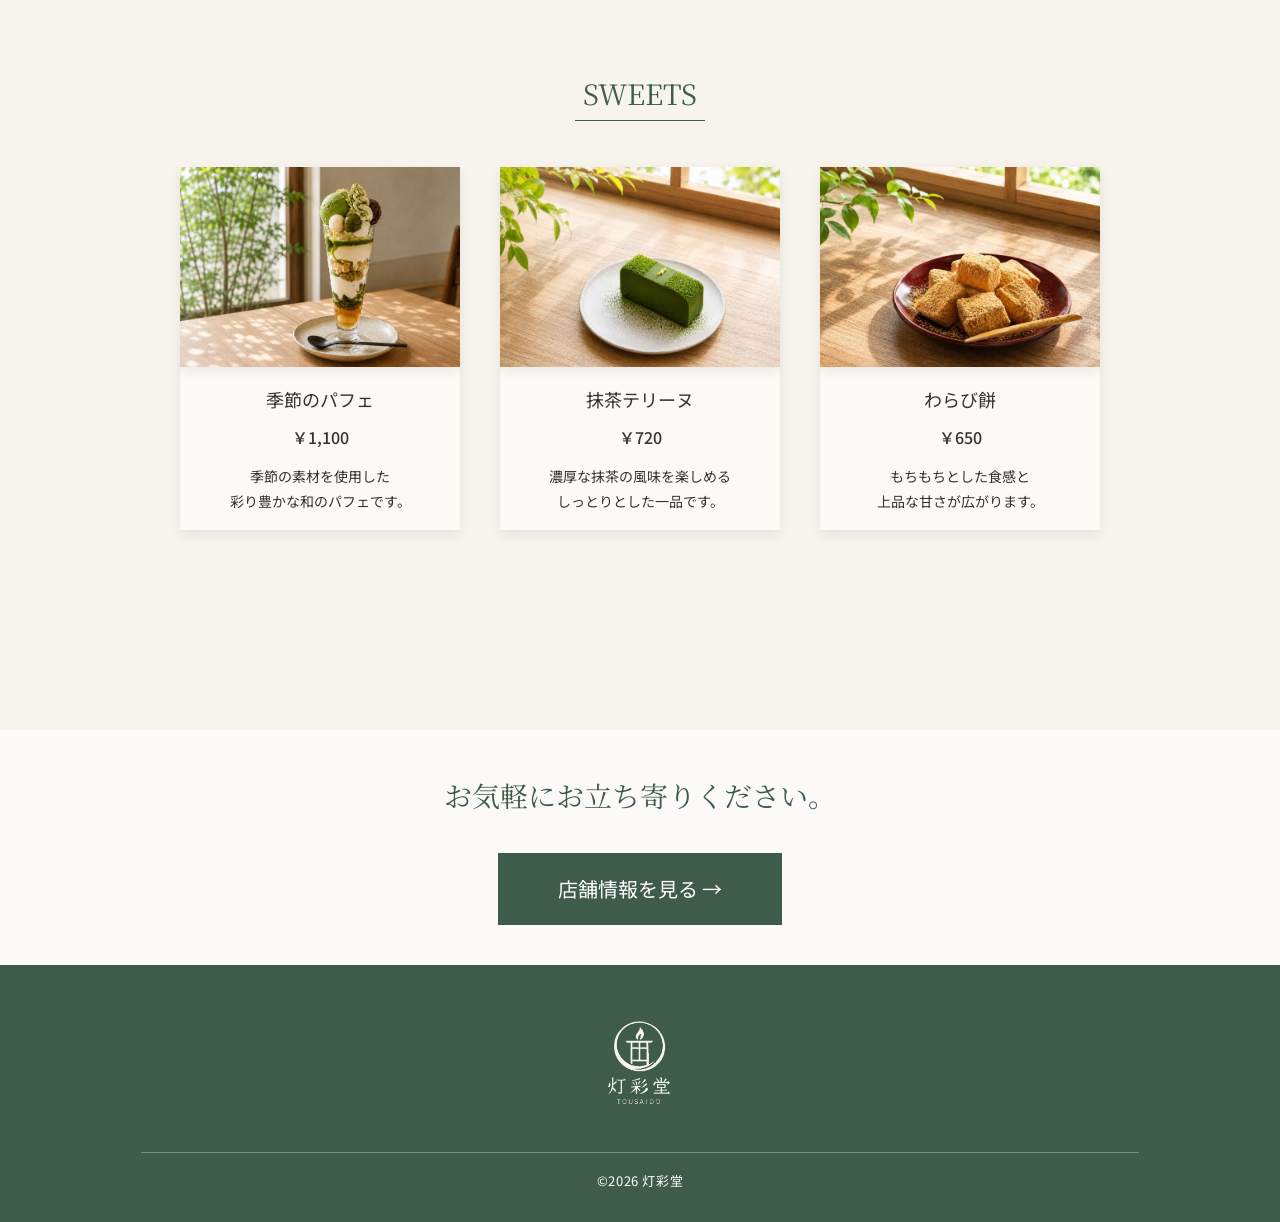
<file: menu.html>
<!doctype html>
  <html lang="ja">
    <head>
      <meta charset="UTF-8" />
      <meta name="viewport" content="width=device-width, initial-scale=1.0" />
      <title>灯彩堂</title>
      <link rel="preconnect" href="https://fonts.googleapis.com" />
      <link rel="preconnect" href="https://fonts.gstatic.com" crossorigin />
      <link
        href="https://fonts.googleapis.com/css2?family=Noto+Sans+JP:wght@300;400;500&family=Noto+Serif+JP:wght@400;500;600&display=swap"
        rel="stylesheet"
      />
      <link rel="stylesheet" href="css/reset.css" />
      <link rel="stylesheet" href="css/menu.css" />
    </head>
    <body>
      <header class="header-top">
        <h1 class="header-logo">
          <a href="index.html">
            <img src="image/logo/logo-white2.png" alt="灯彩堂" />
          </a>
        </h1>
        <button class="hamburger">
          <span></span>
          <span></span>
          <span></span>
        </button>
        <nav class="header-nav">
          <ul>
            <li class="nav-item"><a href="index.html">TOP</a></li>
            <li class="nav-item"><a href="about.html">ABOUT</a></li>
            <li class="nav-item"><a href="menu.html" class="current">MENU</a></li>
            <li class="nav-item"><a href="info.html">INFO</a></li>
            <li class="nav-item"><a href="contact.html">CONTACT</a></li>
          </ul>
        </nav>
      </header>
      <main>
        <!-- FVここから↓↓ -->
        <section id="fv">
          <div class="fv-images">
            <img src="image/top-image2.jpg" alt="和菓子とお茶" />
          </div>
          <div class="fv-content">
            <h1>
              <a href="index.html">
                <img src="image/logo/logo-white2.png" alt="灯彩堂のロゴ" />
              </a>
            </h1>
          </div>
        </section>
        <!-- FVここまで↑↑ -->

        <!-- MENUここから↓↓ -->
        <section id="menu">
          <div class="container">
            <div class="section-title">
              <h2>MENU</h2>
            </div>
            <p class="menu-intro fade-up">
              素材の味わいを大切にしたお茶と甘味。<br>
              季節の移ろいとともにお楽しみください。
            </p>
            <!-- DRINKここから↓↓-->
            <div class="menu-category">
              <h3 class="menu-category-title drink-title fade-up" >DRINK</h3>
                <div class="menu-list">
                    <article class="menu-card fade-up delay1">
                      <img 
                          src="image/menu-matcha-latte.jpg" 
                          class="matcha-latte" 
                          alt="抹茶ラテ" 
                      />
                      <h3>抹茶ラテ</h3>
                      <p class="menu-price">￥680</p>
                      <p class="menu-description">
                        香り高い抹茶と<br />まろやかなミルクを合わせました。
                      </p>
                    </article>
                    <article class="menu-card fade-up delay2">
                      <img
                        src="image/menu-hojicha-latte.jpg"
                        class="hojicha-latte"
                        alt="ほうじ茶ラテ"
                      />
                      <h3>ほうじ茶ラテ</h3>
                      <p class="menu-price">￥650</p>
                      <p class="menu-description">
                        香ばしいほうじ茶の香りが広がる<br />心ほどける一杯です。
                      </p>
                    </article>
                    <article class="menu-card fade-up delay3">
                      <img 
                        src="image/menu-sencha.jpg" 
                        class="yame-sencha"
                        alt="八女煎茶" 
                      />
                      <h3>八女煎茶</h3>
                      <p class="menu-price">￥600</p>
                      <p class="menu-description">
                        八女茶ならではの豊かな旨みと<br />香りをお楽しみください。
                      </p>
                    </article>
                </div>
            </div>        
          <!-- DRINKここまで↑↑-->
          <!-- SWEETSここから↓↓ -->
          <div class="menu-category">
            <h3 class="menu-category-title sweets-title fade-up">SWEETS</h3>
                <div class="menu-list">
                  <article class="menu-card fade-up delay1">
                    <img src="image/menu-seasonal-parfait.jpg" alt="季節のパフェ" />
                    <h3>季節のパフェ</h3>
                    <p class="menu-price">￥1,100</p>
                    <p class="menu-description">
                      季節の素材を使用した<br />彩り豊かな和のパフェです。
                    </p>
                  </article>
                  <article class="menu-card fade-up delay2">
                    <img 
                      src="image/menu-matcha-terrine.jpg"  
                      class="matcha-terrine" 
                      alt="抹茶テリーヌ" 
                    />
                    <h3>抹茶テリーヌ</h3>
                    <p class="menu-price">￥720</p>
                    <p class="menu-description">
                      濃厚な抹茶の風味を楽しめる<br />しっとりとした一品です。
                    </p>
                  </article>
                  <article class="menu-card fade-up delay3">
                    <img src="image/menu-warabi-mochi.jpg" alt="わらび餅" />
                    <h3>わらび餅</h3>
                    <p class="menu-price">￥650</p>
                    <p class="menu-description">
                      もちもちとした食感と<br />上品な甘さが広がります。
                    </p>
                  </article>
                </div>
            </div>
            </div>
        </section>
        <!-- SWEETSここまで↑↑-->
        <!-- MENUここまで↑↑ -->

        <!-- CTAここから↓↓ -->
        <section id="cta">
          <div class="container">
            <div class="cta-content">
              <h2>お気軽にお立ち寄りください。</h2>
              <a href="info.html" class="cta-btn">店舗情報を見る →</a>
            </div>
          </div>
        </section>
        <!-- CTAここまで↑↑ -->
      </main>
      <a href="#fv" class="page-top">
        ↑
        <span>TOP</span>
      </a>
      <footer>
        <div class="footer-logo">
          <a href="index.html">
            <img src="image/logo/logo-white2.png" alt="灯彩堂のロゴ" />
          </a>
        </div>
        <hr />
        <p class="copyright">&copy;2026 灯彩堂</p>
      </footer>
    </body>
    <script src="js/script.js" defer></script>
  </html>
</file>
<file: css/style.css>
@charset "UTF-8";
/* ==========================
   共通設定
========================== */
html{
    scroll-behavior: smooth;
}
body{
    font-family: "Noto Sans JP", sans-serif;
    font-size: 16px;
    line-height: 1.8;
    color: #333333;
    background-color: #F7F4EE;
}
img{
    width: 100%;
    display: block;
}
a{
    text-decoration: none;
    color: inherit;
}
li{
    list-style: none;
}
body{
    overflow-x: hidden;
}
/* ==========================
   共通レイアウト
========================== */
section{
    padding: 80px 20px;
}
.container{
    max-width: 1200px;
    margin: 0 auto;
}
/* ==========================
   共通見出し
========================== */
.section-title{
    text-align: center;
    margin-bottom: 48px;
}
.section-title h2{
    font-family: "Noto Serif JP", serif;
    font-size: 32px;
    color: #3F5C4A;
}
/* ==========================
HEADER
========================== */
.header-top{
    position: fixed;
    top: 0;
    left: 0;
    width: 100%;
    height: 60px;
    background-color: #3F5C4A;
    z-index: 1000;
}
.header-logo{
    display: none;
}
.hamburger{
    position: absolute;
    top: 20px;
    right: 20px;
    background: none;
    border: none;
    cursor: pointer; 
    z-index: 1000;
}
.hamburger span{
    display: block;
    width: 28px;
    height: 2px;
    background-color: #ffffff;
    margin-bottom: 8px;
    transition: 0.3s;
}
.hamburger span:last-child{
    margin-bottom: 0;
}
/* ==========================
SP HEADER
========================== */
.header-nav{
    position: fixed;
    top: 0;
    left: 0;
    width: 100%;
    height: 100vh;
    background-color: #3F5C4A;
    transform: translateX(100%);
    transition: transform 0.8s ease-in-out;
    z-index: 999;
}
.header-nav.active{
    transform: translateX(0);
}
.header-nav ul{
    height: 100vh;
    display: flex;
    flex-direction: column;
    justify-content: center;
    text-align: center;
    font-size: 24px;
    padding-top: 40px;
}
.nav-item{
    opacity: 0;
    transform: translateY(20px);
}
.header-nav.active .nav-item{
    opacity: 1;
    transform: translateY(0);
    transition: all 0.8s ease;
}
.header-nav.active .nav-item:nth-child(1){
    transition-delay: 0.1s;
}
.header-nav.active .nav-item:nth-child(2){
    transition-delay: 0.2s;
}
.header-nav.active .nav-item:nth-child(3){
    transition-delay: 0.3s;
}
.header-nav.active .nav-item:nth-child(4){
    transition-delay: 0.4s;
}
.header-nav.active .nav-item:nth-child(5){
    transition-delay: 0.5s;
}
.header-nav li{
    margin-bottom: 24px;
}
.header-nav a{
    color: #ffffff;
    font-family: "Noto Serif JP", serif;
    position: relative;
    transition: opacity 0.3s ease;
}
.header-nav a::after{
    content: "";
    position: absolute;
    left: 0%;
    bottom: -5px;
    width: 100%;
    height: 1px;
    background-color: #ffffff;
    transform: scaleX(0);
    transition: transform 0.5s ease;
}
.header-nav a:hover::after{
    transform: scaleX(1);
    opacity: 0.8;
}
.hamburger.active span:nth-child(1){
    transform: rotate(45deg);
    position: relative;
    top: 10px;
}
.hamburger.active span:nth-child(2){
    opacity: 0;
}
.hamburger.active span:nth-child(3){
    transform: rotate(-45deg);
    position: relative;
    top: -10px;
}
/* ==========================
   FV
========================== */
#fv{
    height: 100vh;
    position: relative;
    padding: 0;
}
#fv::after{
    content: "";
    position: absolute;
    top: 0;
    left: 0;
    width: 100%;
    height: 100%;
    background-color: rgba(0,0,0,0.2);
    z-index: 1;
}
.fv-images{
    height: 100%;
    width: 100%;
    overflow: hidden;
    position: relative;
    z-index: 0;
}
.fv-images img{
    width: 100%;
    height: 100%;
    object-fit: cover;
    object-position: 70% 20%;
    transform: scale(1.15);
    position: absolute;
    top: 0;
    left: 0;
    opacity: 0;
    transition: opacity 2s ease;
}       
.fv-images img.active{
    opacity: 1;
}
.fv-content{
    position: absolute;
    top: 50%;
    left: 50%;
    transform: translate(-50%, -50%);
    z-index: 2;
}

.fv-content h1 img{
    width: 250px;
}
.fv-scroll{
    position: absolute;
    bottom: 25px;
    left: 50%;
    transform: translateX(-50%);
    font-size: 12px;
    color: #ffffff;
    letter-spacing: 0.1em;
    z-index: 2;
}
.fv-scroll::after{
    content: "";
    display: block;
    width: 1px;
    height: 80px;
    background-color: #ffffff;
    margin: 8px auto 0;
    animation: scrollLine 3s ease-in-out infinite;
}
/* ==========================
   ABOUT
========================== */
#about{
    text-align: center;
}
.top-about-text{
    font-size: 14px;
    max-width: 320px;
    margin: 0 auto 32px;
}
.top-about-image{
    width: 90%;
    margin: 0 auto 24px;
}
.top-about-image img{
    box-shadow: 0 8px 20px rgba(0,0,0,0.17);
}
.top-about-link a{
    display: inline-block;
    border-bottom: 1px solid #8A6A4F;
    padding-bottom: 5px;
    padding: 0 12px 4px ;
}
.top-about-link{
    margin-top: 32px;
    text-align: center;
 
}
/* ==========================
   MENU
========================== */
#menu{
    text-align: center;
}
.menu-text{
    margin-bottom: 40px;
    font-size: 14px;
}
.menu-card{
    background-color: #FCFAF6;
    box-shadow: 0 8px 20px rgba(0,0,0,0.18);
    margin-bottom: 24px;
    padding-bottom: 20px;
    overflow: hidden;
}
.menu-card img{
    margin-bottom: 16px;
}
.menu-card h3{
    font-size: 18px;
    margin-bottom: 8px;
}
.menu-description{
    font-size: 13px;
    padding: 0 16px;
}
.menu-price{
    font-size: 16px;
}
.menu-link{
    text-align: center;
    margin-top: 32px;
    padding: 0 12px 4px;
}
.menu-link a{
    display: inline-block;
    padding-bottom: 4px;
    border-bottom: 1px solid #8A6A4F;
    font-size: 14px;
}
.matcha{
    width: 130%;
    transform: translateX(-30px);
}
.hojicha{
    width: 140%;
    transform: translateX(-3px);
}
.parfait{
    width: 100%;
}
/* ==========================
   INFO
========================== */
#info{
    text-align: center;
}
.info-text{
    margin-bottom: 40px;
    font-size: 14px;
}
.info-image,
.info-map{
    width: 90%;
    margin: 0 auto 30px;
    height: 300px;
} 
.info-map iframe{
    width: 100%;
    height: 100%;
    display: block;
    box-shadow: 0 8px 20px rgba(0,0,0,0.18);
}
.info-image img,
.info-map img{
    box-shadow: 0 8px 20px rgba(0,0,0,0.18);
}
.info-image img{
    height: 100%;
    object-fit: cover;
}
.info-right{
    margin-bottom: 24px;
}
.info-card{
    width: 90%;
    margin: 0 auto 32px;
    background-color: #FCFAF6;
    box-shadow: 0 8px 20px rgba(0,0,0,0.18);
    padding: 36px;
}
.info-item{
    display: flex;
    gap: 16px;
    text-align: left;
    margin-bottom: 24px;
    align-items: center;
}
.info-item:last-child{
    margin-bottom: 0;
}
.info-item img{
    width: 25px;
    height: 25px;
    flex-shrink: 0;
    margin-top: 4px;
}
.info-title{
    color: #8A6A4F;
}
.info-link{
    text-align: center;
    margin-top: 32px;
}
.info-link a{
    display: inline-block;
    font-size: 14px;
    padding: 0 12px 4px;
    border-bottom: 1px solid #8A6A4F;
}
/* ==========================
   CONTACT
========================== */
#contact{
    text-align: center;
}
.contact-text{
    font-size: 14px;
    margin-bottom: 40px;
}
form{
    width: 90%;
    margin: 0 auto;
}
.form-group{
    margin-bottom: 24px;
    text-align: left;
}
.form-group label{
    display: block;
    margin-bottom: 4px;
    font-size: 14px;
    font-weight: 500;
    color: #8A6A4F;
    padding-left: 6px;
}
.form-group input,
.form-group textarea{
    width: 100%;
    padding: 14px;
    border: 1px solid #D8D2C8;
    background-color: #FCFAF6;
    font-size: 14px;
}
.form-group textarea{
    height: 160px;
    resize: none;
}
.contact-btn{
    width: 140px;
    padding: 14px 0;
    border: none;
    background-color: #3F5C4A;
    color: #ffffff;
    cursor: pointer;
    font-size: 14px;
}
.form-group:last-of-type{
    margin-bottom: 40px;
}
/* ==========================
  FOOTER
========================== */
footer{
    background-color: #3F5C4A;
    text-align: center;
    padding: 24px 16px;
}
.footer-logo{
    margin-bottom: 20px;
}
.footer-logo img{
    width: 100px;
    margin: 0 auto;
}
footer hr{
    border: none;
    border-top: 1px solid rgba(255,255,255,0.3);
    width: 80%;
    margin: 0 auto 16px;
}
.copyright{
    color: #ffffff;
    font-size: 12px;
    margin-top: 12px;
}
/* ==========================
   PAGE TOP
========================== */
.page-top{
    position: fixed;
    right: 20px;
    bottom: 20px;
    width: 50px;
    height: 50px;
    background-color: #3F5C4A;
    color: #ffffff;
    border: 1px solid #F7F4EE;
    border-radius: 50%;
    display: flex;
    flex-direction: column;
    justify-content: center;
    align-items: center;
    gap: 0;
    font-size: 13px;
    opacity: 0;
    visibility: hidden;
}
.page-top:hover{
    opacity: 0.8;
}
.page-top span{
    line-height: 1;
    margin-bottom: 10px ;
}
.page-top.show{
    opacity: 1;
    visibility: visible;
}
/* ==========================
   Animation
========================== */

/* ==========================
Fade Up    
========================== */
/* スクロールしたらふわっと出る */
.fade-up{
    opacity: 0;
    visibility: hidden;
    transform: translateY(120px);
    transition:
    opacity 0.8s ease,
    transform 1.2s ease;
}
.fade-up.show{
    opacity: 1;
    visibility: visible;
    transform: translateY(0);
}
/* ==========================
Delay   
========================== */
/* 出るタイミングをずらす */
.delay1{
    transition-delay: 0s;
}
.delay2{
    transition-delay: 0.4s;
}
.delay3{
    transition-delay: 0.8s;
}
/* ==========================
Scroll Animation   
========================== */
/* FVのSCROLL線が伸び縮みする */

@keyframes scrollLine{
    0%{
        transform: scaleY(0);
        transform-origin: top;
    }
    50%{
        transform: scaleY(1);
        transform-origin: top;
    }
    51%{
        transform-origin: bottom;
    }
    100%{
        transform: scaleY(0);
        transform-origin: bottom;
    }
}

/* ==========================
   PC
========================== */

@media screen and (min-width: 768px){
/* ==========================
   PC HEADER
========================== */
    .header-nav li{
        margin-bottom: 0;
    }
    .header-top{
        display: flex;
        justify-content: space-between;
        align-items: center;
        padding: 0 60px 0 40px;
    }
    .header-logo{
        display: block;
        flex-shrink: 0;
    }
    .header-logo img{
        width: 70px;
    }
    .section-title h2{
        font-size: 48px;
    }
    .hamburger{
        display: none;
    }
    .header-nav{
        position: static;
        width: auto;
        height: auto;
        transform: translateX(0);
        background: transparent;
    }
    .header-nav ul{
        height: auto;
        display: flex;
        flex-direction: row;
        align-items: center;
        gap: 32px;
        padding-top: 0;
        font-size: 18px;
    }
    .nav-item{
        opacity: 1;
        transform: none;
    }
/* ==========================
   PC FV
========================== */
    .fv-content h1 img{
        width: 350px;
    }
    .fv-scroll{
        bottom: 20px;
    }
    .fv-scroll::after{
        height: 100px;
    }
    .fv-images img{
        object-position: center;
    }
/* ==========================
   PC ABOUT
========================== */
.top-about-content{
    display: flex;
    align-items: center;
    justify-content: center;
    gap: 60px;
}
.top-about-left{
    width: 50%;
    padding-left: 0;
    display: flex;
    flex-direction: column;
    align-items: center;
}
.top-about-image{
    width: 50%;
    margin: 0 auto;
}
.top-about-text{
    font-size: 20px;
    line-height: 2.2;
    text-align: center;
     max-width: none;
    width: 100%;
}
.top-about-link{
    width: fit-content;
    margin-top: -90px;
    margin-left: 160px;
}
.top-about-link a{
    display: inline-block;
    font-size: 18px;
    padding: 0 16px 4px;
    border-bottom: 1px solid #8A6A4F;
}
/* ==========================
   PC MENU
========================== */
    .menu-text{
        font-size: 20px;
        margin-bottom: 60px;
    }
    .menu-link a{
        text-align: center;
        margin-top: 30px;
        font-size: 18px;
        padding: 0 12px 4px;
    }
    .menu-list{
        display: flex;
        justify-content: center;
        gap: 40px;
        margin-top: 48px;
    }
    .menu-card{
        width: 350px;
        overflow: hidden;
    }
    .menu-img{
        width: 100%;
        height: 200px;
        object-fit: cover;
    }
    .menu-card h3{
        font-size: 24px;
        padding-top: 15px;
    }
    .menu-price{
        font-size: 20px;
    }
    .menu-description{
        font-size: 17px;
        line-height: 1.5;
        margin-top: 12px;
    }
    .matcha{
        width: 135%;
        height: 240px;
        object-fit: cover;
        transform: translateX(-35px);
        object-position: center bottom;
    }
    .hojicha{
        width: 140%;
        height: 240px;
        object-fit: cover;
        transform: translateX(-3px);
        object-position: center 80%;
    }
    .parfait{
        width: 100%;
        height: 240px;
        object-fit: cover;
        object-position: center 80%;
    }
/* ==========================
   PC INFO
========================== */
    .info-content{
        display: flex;
        gap: 24px;
        max-width: 1000px;
        margin: 0 auto;
    }
    .info-map{
        width: 50%;
        height: 660px;
    }
    .info-map img{
        height: 100%;
        object-fit: cover;
    }
    .info-map iframe{
        height: 100%;
    }
    .info-right{
        width: 50%;
        display: flex;
        flex-direction: column;
    }
    .info-image{
        margin-bottom: 8px;
        height: auto;
    }
    .info-image img{
        height: 250px;
        object-fit: cover;
        display: block;
        width: 100%;
    }
    .info-card{
        flex: 1;
        padding: 50px;
    }
    .info-title{
        font-size: 18px;
        color: #8A6A4F;
        margin-bottom: 6px;
        font-weight: 500;
    }
    .info-detail{
        font-size: 16px;
        line-height: 1.2;
    }
    .info-item img{
        width: 32px;
        height: 32px;
    }
    .info-text{
        margin-bottom: 60px;
        font-size: 20px;
    }
    .info-link a{
        text-align: center;
        font-size: 18px;
        padding: 0 12px 4px;
        margin-bottom: -30px;
    }
/* ==========================
   PC CONTACT
========================== */
    form{
        max-width: 700px;
        margin: 0 auto;
    }
    .contact-text{
        font-size: 20px;
        margin-bottom: 60px;
    }
    .form-group label{
        font-size: 18px;
        color: #8A6A4F;
        padding-left: 8px;
    }
    .form-group input,
    .form-group textarea{
        padding: 16px;
        font-size: 16px;
    }
    .contact-btn{
        width: 180px;
        padding: 12px 0;
        font-size: 20px;
    }
    .form-group{
        margin-bottom: 32px;
    }
}
</file>
<file: css/about.css>
@charset "UTF-8";
/* ==========================
   共通設定
========================== */
html{
    scroll-behavior: smooth;
}
body{
    font-family: "Noto Sans JP", sans-serif;
    font-size: 16px;
    line-height: 1.8;
    color: #333333;
    background-color: #F7F4EE;
    overflow-x: hidden;
}
img{
    width: 100%;
    display: block;
}
a{
    text-decoration: none;
    color: inherit;
}
li{
    list-style: none;
}
/* ==========================
   共通レイアウト
========================== */
section{
    padding: 80px 20px;
}
.container{
    max-width: 1200px;
    margin: 0 auto;
}
/* ==========================
   共通見出し
========================== */
.section-title{
    text-align: center;
    margin-bottom: 48px;
}
.section-title h2{
    font-family: "Noto Serif JP", serif;
    font-size: 32px;
    color: #3F5C4A;
}
/* ==========================
HEADER　SP
========================== */
.header-top{ 
    position: fixed; 
    top: 0; left: 0; 
    width: 100%; 
    height: 60px; 
    background-color: #3F5C4A; 
    z-index: 1000; 
} 
.header-logo{ 
    display: none; 
} 
.hamburger{ 
    position: absolute; 
    top: 20px; 
    right: 20px; 
    background: none; 
    border: none; 
    cursor: pointer; 
    z-index: 1000; 
} 
.hamburger span{ 
    display: block; 
    width: 28px; 
    height: 2px; 
    background-color: #ffffff; 
    margin-bottom: 8px; 
    transition: 0.3s; 
} 
.hamburger span:last-child{
        margin-bottom: 0; 
}
.header-nav{
    position: fixed;
    top: 0;
    left: 0;
    width: 100%;
    height: 100vh;
    background-color: #3F5C4A;
    transform: translateX(100%);
    transition: transform 0.8s ease-in-out;
    z-index: 999;
}
.header-nav.active{
    transform: translateX(0);
}
.header-nav ul{
    height: 100vh;
    display: flex;
    flex-direction: column;
    justify-content: center;
    text-align: center;
    font-size: 24px;
    padding-top: 40px;
}
.nav-item{
    opacity: 0;
    transform: translateY(20px);
}
.header-nav.active .nav-item{
    opacity: 1;
    transform: translateY(0);
    transition: all 0.8s ease;
}
.header-nav.active .nav-item:nth-child(1){
    transition-delay: 0.1s;
}
.header-nav.active .nav-item:nth-child(2){
    transition-delay: 0.2s;
}
.header-nav.active .nav-item:nth-child(3){
    transition-delay: 0.3s;
}
.header-nav.active .nav-item:nth-child(4){
    transition-delay: 0.4s;
}
.header-nav.active .nav-item:nth-child(5){
    transition-delay: 0.5s;
}
.header-nav li{
    margin-bottom: 24px;
}
.header-nav a{
    color: #ffffff;
    font-family: "Noto Serif JP", serif;
    position: relative;
    transition: opacity 0.3s ease;
}
.header-nav a::after{
    content: "";
    position: absolute;
    left: 0%;
    bottom: -5px;
    width: 100%;
    height: 1px;
    background-color: #ffffff;
    transform: scaleX(0);
    transition: transform 0.5s ease;
}
.header-nav a:hover::after{
    transform: scaleX(1);
    opacity: 0.8;
}
.hamburger.active span:nth-child(1){
    transform: rotate(45deg);
    position: relative;
    top: 10px;
}
.hamburger.active span:nth-child(2){
    opacity: 0;
}
.hamburger.active span:nth-child(3){
    transform: rotate(-45deg);
    position: relative;
    top: -10px;
}
.header-nav a.current::after{
    transform: scaleX(1);
}
/* ==========================
   FV　SP
========================== */
#fv{
    height: 75vh;
    position: relative;
    padding: 0;
}
#fv::after{
    content: "";
    position: absolute;
    top: 0;
    left: 0;
    width: 100%;
    height: 100%;
    background-color: rgba(0,0,0,0.2);
    z-index: 1;
}
.fv-images{
    height: 100%;
    width: 100%;
    overflow: hidden;
    position: relative;
    z-index: 0;
}
.fv-images img{
    width: 100%;
    height: 100%;
    object-fit: cover;
    object-position: 70% 20%;
    transform: scale(1.15);
    position: absolute;
    top: 0;
    left: 0;
    opacity: 0;
    transition: opacity 2s ease;
}       
.fv-images img.active{
    opacity: 1;
}
.fv-content{
    position: absolute;
    top: 50%;
    left: 50%;
    transform: translate(-50%, -50%);
    z-index: 2;
}

.fv-content h1 img{
    width: 250px;
}
.fv-scroll{
    position: absolute;
    bottom: 25px;
    left: 50%;
    transform: translateX(-50%);
    font-size: 12px;
    color: #ffffff;
    letter-spacing: 0.1em;
    z-index: 2;
}
.fv-scroll::after{
    content: "";
    display: block;
    width: 1px;
    height: 80px;
    background-color: #ffffff;
    margin: 8px auto 0;
    animation: scrollLine 3s ease-in-out infinite;
}
/* ==========================
   ABOUT　SP
========================== */
.about-text{
    text-align: center;
}
.about-image{
    margin-top: 32px;
}
.about-image img{
    box-shadow: 0 8px 20px rgba(0,0,0,.08);
}
/* ==========================
   CONCEPT SP
========================== */
.concept-text{
    text-align: center;
}
.concept-list{
    margin-top: 40px;
}
.concept-card{
    display: flex;
    align-items: center;
    gap: 16px;
    margin-bottom: 40px;
}
.concept-content{
    width: 60%;
}
.concept-image{
    width: 180px;
}
.concept-image img{
    width: 100%;
    height: 120px;
    display: block;
    box-shadow: 0 4px 12px rgba(0,0,0,.08);
    object-fit: cover;
}
.number{
    font-size: 20px;
    color: #8A6A4F;
}
.concept-name{
    font-size: 18px;
}
.concept-description{
    font-size: 11px;
    line-height: 1.8;
}
/* ==========================
   MESSAGE SP
========================== */
.message-image{
    max-width: 500px;
    margin: 0 auto 32px;
}
.message-image img{
    box-shadow: 0 4px 24px rgba(0,0,0,.08);
}
.message-text{
    font-size: 14px;
    line-height: 1.8;
    padding-top: 20px;
}
.message-content{
    text-align: center;
}
.owner-profile{
    margin-bottom: 24px;
}
.owner-label{
    font-size: 14px;
    color: #8A6A4F;
    margin-bottom: 4px;
}
.owner-name{
    font-family: "Noto Serif JP", serif;
    font-size: 24px;
    color: #3F5C4A;
    font-weight: 400;
}
.owner-description{
    font-size: 14px;
    line-height: 2;
    margin-top: 24px;
}
/* ==========================
   CTA SP
========================== */
#cta{
    text-align: center;
    background-color: #FCFAF6;
    padding: 28px 15px;
}
.cta-content{
    max-width: 500px;
    margin: 0 auto;
}
.cta-content h2{
    font-family: "Noto Serif JP", serif;
    font-size: 18px;
    margin-bottom: 24px;
    color: #3F5C4A;
}
.cta-btn{
    display: inline-block;
    background-color: #3F5C4A;
    color: #ffffff;
    padding: 14px 40px;
    transition: .3s;
}
.cta-btn:hover{
    opacity: .9;
}
/* ==========================
  TOP　BUTTON　SP
========================== */
.page-top{
    position: fixed;
    right: 20px;
    bottom: 20px;
    width: 50px;
    height: 50px;
    background-color: #3F5C4A;
    color: #ffffff;
    border: 1px solid #F7F4EE;
    border-radius: 50%;
    display: flex;
    flex-direction: column;
    justify-content: center;
    align-items: center;
    gap: 0;
    font-size: 13px;
    opacity: 0;
    visibility: hidden;
    transition: .3s;
}
.page-top:hover{
    opacity: .8;
}
.page-top span{
    line-height: 1;
    margin-bottom: 10px;
}
.page-top.show{
    opacity: 1;
    visibility: visible;
}
/* ==========================
  FOOTER　SP
========================== */
footer{
    background-color: #3F5C4A;
    text-align: center;
    padding: 24px 16px;
}
.footer-logo{
    margin-bottom: 20px;
}
.footer-logo img{
    width: 100px;
    margin: 0 auto;
}
footer hr{
    border: none;
    border-top: 1px solid rgba(255,255,255,0.3);
    width: 80%;
    margin: 0 auto 16px;
}
.copyright{
    color: #ffffff;
    font-size: 12px;
    margin-top: 12px;
}
/* ==========================
   Animation
========================== */

/* ==========================
Fade Up    
========================== */
/* スクロールしたらふわっと出る */
.fade-up{
    opacity: 0;
    visibility: hidden;
    transform: translateY(120px);
    transition:
    opacity 0.8s ease,
    transform 1.2s ease;
}
.fade-up.show{
    opacity: 1;
    visibility: visible;
    transform: translateY(0);
}
/* ==========================
Delay   
========================== */
/* 出るタイミングをずらす */
.delay1{
    transition-delay: 0s;
}
.delay2{
    transition-delay: 0.4s;
}
.delay3{
    transition-delay: 0.8s;
}
/* ==================================
   PC
================================== */
@media screen and (min-width:768px){
/* ==========================
   HEADER PC
========================== */
.header-nav li{
    margin-bottom: 0;
}
.header-top{
    display: flex;
    justify-content: space-between;
    align-items: center;
    padding: 0 60px 0 40px;
}
.header-logo{
    display: block;
    flex-shrink: 0;
}
.header-logo img{
    width: 70px;
}
.section-title h2{
    font-size: 48px;
}
.hamburger{
display: none;
}
.header-nav{
    position: static;
    width: auto;
    height: auto;
    transform: translateX(0);
    background: transparent;
}
.header-nav ul{
    height: auto;
    display: flex;
    flex-direction: row;
    align-items: center;
    gap: 32px;
    padding-top: 0;
    font-size: 18px;
}
.nav-item{
    opacity: 1;
    transform: none;
}
/* ==========================
   FV PC
========================== */
#fv{
    height: 80vh;
}
.fv-content h1 img{
    width: 350px;
}
.fv-images img{
    object-position: 70% 70%;
}

/* ==========================
   ABOUT PC
========================== */
#about .container{
    max-width: 1000px;
}
.about-inner{
    display: flex;
    align-items: center;
    justify-content: center;
    gap: 40px;
}
.about-text{
    width: 45%;
    margin: 0;
    font-size: 20px;
    line-height: 2;
    text-align: center;
}
.about-image{
    width: 45%;
    margin: 0;
}
.about-image img{
    height: 320px;
    object-fit: cover;
    box-shadow: 0 8px 20px rgba(0,0,0,.17);
}
/* ==========================
  CONCEPT　PC
========================== */

#concept .container{
    max-width: 1200px;
}
.concept-text{
    font-size: 18px;
    margin-bottom: 60px;
}
.concept-list{
    display: flex;
    justify-content: center;
    gap: 55px;
    margin-top: 0;
}
.concept-card{
    width: 320px;
    background-color: #FCFAF6;
    box-shadow: 0 8px 20px rgba(0,0,0,.08);
    padding-bottom: 20px;
    margin-bottom: 0;
    display: block;
}
.concept-image{
    width: 100%;
    margin-bottom: 24px;
}
.concept-image img{
    width: 100%;
    height: 220px;
    object-fit: cover;
    display: block;
}
.concept-content{
    width: 100%;
    padding: 0 24px 24px 24px;
    text-align: center;
}
.number{
    font-size: 28px;
    margin-bottom: 8px;
    margin: 0;
}
.concept-name{
    font-size: 22px;
    margin-bottom: 16px;
    margin: 0;
}
.concept-description{
    font-size: 14px;
    line-height: 2;
    text-align: center;
}
.pc-br{
    display: inline;
}
.concept-heading{
    display: flex;
    justify-content: center;
    align-items: center;
    gap: 12px;
    margin-bottom: 16px;
}
/* ==========================
 MESSAGE　PC
========================== */
.message-wrapper{
    display: flex;
    align-items: center;
    justify-content: center;
    gap: 60px;
    padding-top: 40px;
}
.message-image{
    width: 460px;
    margin: 0;
}
.message-image img{
    width: 100%;
    height: 367px;
    object-fit: cover;
}
.message-content{
    width: 380px;
    text-align: left;
}
.owner-profile{
    margin-bottom: 32px;
}
.owner-label{
    font-size: 18px;
    color: #8A6A4F;
    letter-spacing: .1em;
}
.owner-name{
    font-family: "Noto Serif JP", serif;
    font-size: 36px;
    font-weight: 400;
    color: #3F5C4A;
    margin: 0;
}
.owner-description{
    font-size: 15px;
    line-height: 1.8;
    color: #555555;
}
/* ==========================
 CTA　PC
========================== */
#cta{
    text-align: center;
    padding: 40px 20px;
    background-color: #FCFAF6;
}
.cta-content{
    max-width: 600px;
    margin: 0 auto;
}
.cta-content h2{
    font-family: "Noto Serif JP", serif;
    font-size: 28px;
    font-weight: 400;
    color: #3F5C4A;
    margin-bottom: 32px;
}
.cta-btn{
    display: inline-block;
    background-color: #3F5C4A;
    color: #ffffff;
    padding: 18px 60px;
    font-size: 20px;
    transition: .3s;
}
.cta-btn:hover{
    opacity: .9;
}
/* ==========================
  TOP　BUTTON　PC
========================== */
.page-top span{
    font-size: 14px;
}
/* ==========================
   FOOTERC　PC
========================== */
footer{
    padding: 30px 16px;
}
.footer-logo img{
    width: 140px;
    margin: 0 auto;
}
footer hr{
    width: 80%;
}
.copyright{
    font-size: 13px;
    letter-spacing: 0.05em;
}
}
</file>
<file: css/contact.css>
@charset "UTF-8";
/* ==========================
   共通設定
========================== */
html {
  scroll-behavior: smooth;
}
body {
  font-family: "Noto Sans JP", sans-serif;
  font-size: 16px;
  line-height: 1.8;
  color: #333333;
  background-color: #f7f4ee;
  overflow-x: hidden;
}
img {
  width: 100%;
  display: block;
}
a {
  text-decoration: none;
  color: inherit;
}
li {
  list-style: none;
}
/* ==========================
   共通レイアウト
========================== */
section {
  padding: 80px 20px;
}
.container {
  max-width: 1200px;
  margin: 0 auto;
}
/* ==========================
   共通見出し
========================== */
.section-title {
  text-align: center;
  margin-bottom: 48px;
}
.section-title h2 {
  font-family: "Noto Serif JP", serif;
  font-size: 32px;
  color: #3f5c4a;
}
/* ==========================
HEADER　SP
========================== */
.header-top {
  position: fixed;
  top: 0;
  left: 0;
  width: 100%;
  height: 60px;
  background-color: #3f5c4a;
  z-index: 1000;
}
.header-logo {
  display: none;
}
.hamburger {
  position: absolute;
  top: 20px;
  right: 20px;
  background: none;
  border: none;
  cursor: pointer;
  z-index: 1000;
}
.hamburger span {
  display: block;
  width: 28px;
  height: 2px;
  background-color: #ffffff;
  margin-bottom: 8px;
  transition: 0.3s;
}
.hamburger span:last-child {
  margin-bottom: 0;
}
.header-nav {
  position: fixed;
  top: 0;
  left: 0;
  width: 100%;
  height: 100vh;
  background-color: #3f5c4a;
  transform: translateX(100%);
  transition: transform 0.8s ease-in-out;
  z-index: 999;
}
.header-nav.active {
  transform: translateX(0);
}
.header-nav ul {
  height: 100vh;
  display: flex;
  flex-direction: column;
  justify-content: center;
  text-align: center;
  font-size: 24px;
  padding-top: 40px;
}
.nav-item {
  opacity: 0;
  transform: translateY(20px);
}
.header-nav.active .nav-item {
  opacity: 1;
  transform: translateY(0);
  transition: all 0.8s ease;
}
.header-nav.active .nav-item:nth-child(1) {
  transition-delay: 0.1s;
}
.header-nav.active .nav-item:nth-child(2) {
  transition-delay: 0.2s;
}
.header-nav.active .nav-item:nth-child(3) {
  transition-delay: 0.3s;
}
.header-nav.active .nav-item:nth-child(4) {
  transition-delay: 0.4s;
}
.header-nav.active .nav-item:nth-child(5) {
  transition-delay: 0.5s;
}
.header-nav li {
  margin-bottom: 24px;
}
.header-nav a {
  color: #ffffff;
  font-family: "Noto Serif JP", serif;
  position: relative;
  transition: opacity 0.3s ease;
}
.header-nav a::after {
  content: "";
  position: absolute;
  left: 0%;
  bottom: -5px;
  width: 100%;
  height: 1px;
  background-color: #ffffff;
  transform: scaleX(0);
  transition: transform 0.5s ease;
}
.header-nav a:hover::after {
  transform: scaleX(1);
  opacity: 0.8;
}
.hamburger.active span:nth-child(1) {
  transform: rotate(45deg);
  position: relative;
  top: 10px;
}
.hamburger.active span:nth-child(2) {
  opacity: 0;
}
.hamburger.active span:nth-child(3) {
  transform: rotate(-45deg);
  position: relative;
  top: -10px;
}
.header-nav a.current::after {
  transform: scaleX(1);
}
/* ==========================
   FV　SP
========================== */
#fv {
  height: 75vh;
  position: relative;
  padding: 0;
}
#fv::after {
  content: "";
  position: absolute;
  top: 0;
  left: 0;
  width: 100%;
  height: 100%;
  background-color: rgba(0, 0, 0, 0.2);
  z-index: 1;
}
.fv-images {
  height: 100%;
  width: 100%;
  overflow: hidden;
  position: relative;
  z-index: 0;
}
.fv-images img {
  width: 100%;
  height: 100%;
  object-fit: cover;
  object-position: 70% 20%;
  transform: scale(1.15);
  position: absolute;
  top: 0;
  left: 0;
  opacity: 0;
  transition: opacity 2s ease;
}
.fv-images img.active {
  opacity: 1;
}
.fv-content {
  position: absolute;
  top: 50%;
  left: 50%;
  transform: translate(-50%, -50%);
  z-index: 2;
}

.fv-content h1 img {
  width: 250px;
}
.fv-scroll {
  position: absolute;
  bottom: 25px;
  left: 50%;
  transform: translateX(-50%);
  font-size: 12px;
  color: #ffffff;
  letter-spacing: 0.1em;
  z-index: 2;
}
.fv-scroll::after {
  content: "";
  display: block;
  width: 1px;
  height: 80px;
  background-color: #ffffff;
  margin: 8px auto 0;
  animation: scrollLine 3s ease-in-out infinite;
}
/* ==========================
   CONTACT SP
========================== */
#contact {
  padding: 80px 20px;
}
.contact-text {
  text-align: center;
  margin-bottom: 48px;
  font-size: 15px;
  line-height: 2;
}
.contact-form {
  max-width: 500px;
  margin: 0 auto;
}
.form-group {
  margin-bottom: 24px;
}
.form-group label {
  display: block;
  margin-bottom: 4px;
  font-size: 14px;
  font-weight: 500;
  padding-left: 8px;
  color: #8a6a4f;
}
.form-group input,
.form-group textarea {
  width: 100%;
  padding: 12px 16px;
  border: 1px solid #d8d2c8;
  border-radius: 4px;
  background-color: #ffffff;
  font-size: 16px;
  font-family: inherit;
}
.form-group input {
  height: 50px;
}
.form-group textarea {
  height: 160px;
  resize: vertical;
}
.form-group input:focus,
.form-group textarea:focus {
  outline: none;
  border-color: #3f5c4a;
}
.contact-btn {
  display: block;
  width: 140px;
  margin: 40px auto 0;
  padding: 14px 0;
  background-color: #3f5c4a;
  color: #ffffff;
  border: none;
  font-family: "Noto Serif JP", serif;
  font-size: 16px;
  cursor: pointer;
  transition: 0.3s;
  text-align: center;
}
.contact-btn:hover {
  opacity: 0.9;
}
/* ==========================
   CTA SP
========================== */
#cta {
  text-align: center;
  background-color: #fcfaf6;
  padding: 28px 15px;
}
.cta-content {
  max-width: 500px;
  margin: 0 auto;
}
.cta-content h2 {
  font-family: "Noto Serif JP", serif;
  font-size: 18px;
  margin-bottom: 24px;
  color: #3f5c4a;
}
.cta-btn {
  display: inline-block;
  background-color: #3f5c4a;
  color: #ffffff;
  padding: 14px 40px;
  transition: 0.3s;
}
.cta-btn:hover {
  opacity: 0.9;
}
/* ==========================
  TOP　BUTTON　SP
========================== */
.page-top {
  position: fixed;
  right: 20px;
  bottom: 20px;
  width: 50px;
  height: 50px;
  background-color: #3f5c4a;
  color: #ffffff;
  border: 1px solid #f7f4ee;
  border-radius: 50%;
  display: flex;
  flex-direction: column;
  justify-content: center;
  align-items: center;
  gap: 0;
  font-size: 13px;
  opacity: 0;
  visibility: hidden;
  transition: 0.3s;
}
.page-top:hover {
  opacity: 0.8;
}
.page-top span {
  line-height: 1;
  margin-bottom: 10px;
}
.page-top.show {
  opacity: 1;
  visibility: visible;
}
/* ==========================
  FOOTER　SP
========================== */
footer {
  background-color: #3f5c4a;
  text-align: center;
  padding: 24px 16px;
}
.footer-logo {
  margin-bottom: 20px;
}
.footer-logo img {
  width: 100px;
  margin: 0 auto;
}
footer hr {
  border: none;
  border-top: 1px solid rgba(255, 255, 255, 0.3);
  width: 80%;
  margin: 0 auto 16px;
}
.copyright {
  color: #ffffff;
  font-size: 12px;
  margin-top: 12px;
}
@media screen and (min-width: 768px) {
  /* ==========================
   HEADER PC
========================== */
  .header-nav li {
    margin-bottom: 0;
  }
  .header-top {
    display: flex;
    justify-content: space-between;
    align-items: center;
    padding: 0 60px 0 40px;
  }
  .header-logo {
    display: block;
    flex-shrink: 0;
  }
  .header-logo img {
    width: 70px;
  }
  .section-title h2 {
    font-size: 48px;
  }
  .hamburger {
    display: none;
  }
  .header-nav {
    position: static;
    width: auto;
    height: auto;
    transform: translateX(0);
    background: transparent;
  }
  .header-nav ul {
    height: auto;
    display: flex;
    flex-direction: row;
    align-items: center;
    gap: 32px;
    padding-top: 0;
    font-size: 18px;
  }
  .nav-item {
    opacity: 1;
    transform: none;
  }
  /* ==========================
   FV PC
========================== */
  #fv {
    height: 80vh;
  }
  .fv-content h1 img {
    width: 350px;
  }
  .fv-images img {
    object-position: 85% 55%;
  }
  /* ==========================
   CONTACT PC
========================== */
  #contact {
    padding: 80px 20px;
  }
  .contact-form {
    max-width: 700px;
    margin: 0 auto;
  }
  .contact-text {
    font-size: 20px;
    margin-bottom: 60px;
  }
  .form-group {
    margin-bottom: 32px;
  }
  .form-group label {
    font-size: 18px;
    margin-bottom: 4px;
  }
  .form-group input,
  .form-group textarea {
    padding: 16px;
    font-size: 16px;
  }

  .form-group input {
    height: 60px;
  }

  .form-group textarea {
    height: 220px;
  }

  .contact-btn {
    width: 180px;
    padding: 12px 0;
    font-size: 20px;
  }
  /* ==========================
 CTA　PC
========================== */
  #cta {
    text-align: center;
    padding: 40px 20px;
    background-color: #fcfaf6;
  }
  .cta-content {
    max-width: 600px;
    margin: 0 auto;
  }
  .cta-content h2 {
    font-family: "Noto Serif JP", serif;
    font-size: 28px;
    font-weight: 400;
    color: #3f5c4a;
    margin-bottom: 32px;
  }
  .cta-btn {
    display: inline-block;
    background-color: #3f5c4a;
    color: #ffffff;
    padding: 18px 60px;
    font-size: 20px;
    transition: 0.3s;
  }
  .cta-btn:hover {
    opacity: 0.9;
  }
  /* ==========================
  TOP　BUTTON　PC
========================== */
  .page-top span {
    font-size: 14px;
  }
  /* ==========================
   FOOTERC　PC
========================== */
  footer {
    padding: 30px 16px;
  }
  .footer-logo img {
    width: 140px;
    margin: 0 auto;
  }
  footer hr {
    width: 80%;
  }
  .copyright {
    font-size: 13px;
    letter-spacing: 0.05em;
  }
}
</file>
<file: css/info.css>
@charset "UTF-8";
/* ==========================
   共通設定
========================== */
html {
  scroll-behavior: smooth;
}
body {
  font-family: "Noto Sans JP", sans-serif;
  font-size: 16px;
  line-height: 1.8;
  color: #333333;
  background-color: #f7f4ee;
  overflow-x: hidden;
}
img {
  width: 100%;
  display: block;
}
a {
  text-decoration: none;
  color: inherit;
}
li {
  list-style: none;
}
/* ==========================
   共通レイアウト
========================== */
section {
  padding: 80px 20px;
}
.container {
  max-width: 1200px;
  margin: 0 auto;
}
/* ==========================
   共通見出し
========================== */
.section-title {
  text-align: center;
  margin-bottom: 48px;
}
.section-title h2 {
  font-family: "Noto Serif JP", serif;
  font-size: 32px;
  color: #3f5c4a;
}
/* ==========================
HEADER　SP
========================== */
.header-top {
  position: fixed;
  top: 0;
  left: 0;
  width: 100%;
  height: 60px;
  background-color: #3f5c4a;
  z-index: 1000;
}
.header-logo {
  display: none;
}
.hamburger {
  position: absolute;
  top: 20px;
  right: 20px;
  background: none;
  border: none;
  cursor: pointer;
  z-index: 1000;
}
.hamburger span {
  display: block;
  width: 28px;
  height: 2px;
  background-color: #ffffff;
  margin-bottom: 8px;
  transition: 0.3s;
}
.hamburger span:last-child {
  margin-bottom: 0;
}
.header-nav {
  position: fixed;
  top: 0;
  left: 0;
  width: 100%;
  height: 100vh;
  background-color: #3f5c4a;
  transform: translateX(100%);
  transition: transform 0.8s ease-in-out;
  z-index: 999;
}
.header-nav.active {
  transform: translateX(0);
}
.header-nav ul {
  height: 100vh;
  display: flex;
  flex-direction: column;
  justify-content: center;
  text-align: center;
  font-size: 24px;
  padding-top: 40px;
}
.nav-item {
  opacity: 0;
  transform: translateY(20px);
}
.header-nav.active .nav-item {
  opacity: 1;
  transform: translateY(0);
  transition: all 0.8s ease;
}
.header-nav.active .nav-item:nth-child(1) {
  transition-delay: 0.1s;
}
.header-nav.active .nav-item:nth-child(2) {
  transition-delay: 0.2s;
}
.header-nav.active .nav-item:nth-child(3) {
  transition-delay: 0.3s;
}
.header-nav.active .nav-item:nth-child(4) {
  transition-delay: 0.4s;
}
.header-nav.active .nav-item:nth-child(5) {
  transition-delay: 0.5s;
}
.header-nav li {
  margin-bottom: 24px;
}
.header-nav a {
  color: #ffffff;
  font-family: "Noto Serif JP", serif;
  position: relative;
  transition: opacity 0.3s ease;
}
.header-nav a::after {
  content: "";
  position: absolute;
  left: 0%;
  bottom: -5px;
  width: 100%;
  height: 1px;
  background-color: #ffffff;
  transform: scaleX(0);
  transition: transform 0.5s ease;
}
.header-nav a:hover::after {
  transform: scaleX(1);
  opacity: 0.8;
}
.hamburger.active span:nth-child(1) {
  transform: rotate(45deg);
  position: relative;
  top: 10px;
}
.hamburger.active span:nth-child(2) {
  opacity: 0;
}
.hamburger.active span:nth-child(3) {
  transform: rotate(-45deg);
  position: relative;
  top: -10px;
}
.header-nav a.current::after {
  transform: scaleX(1);
}
/* ==========================
   FV　SP
========================== */
#fv {
  height: 75vh;
  position: relative;
  padding: 0;
}
#fv::after {
  content: "";
  position: absolute;
  top: 0;
  left: 0;
  width: 100%;
  height: 100%;
  background-color: rgba(0, 0, 0, 0.2);
  z-index: 1;
}
.fv-images {
  height: 100%;
  width: 100%;
  overflow: hidden;
  position: relative;
  z-index: 0;
}
.fv-images img {
  width: 100%;
  height: 100%;
  object-fit: cover;
  object-position: 70% 20%;
  transform: scale(1.15);
  position: absolute;
  top: 0;
  left: 0;
  opacity: 0;
  transition: opacity 2s ease;
}
.fv-images img.active {
  opacity: 1;
}
.fv-content {
  position: absolute;
  top: 50%;
  left: 50%;
  transform: translate(-50%, -50%);
  z-index: 2;
}
.fv-content h1 img {
  width: 250px;
}
.fv-scroll {
  position: absolute;
  bottom: 25px;
  left: 50%;
  transform: translateX(-50%);
  font-size: 12px;
  color: #ffffff;
  letter-spacing: 0.1em;
  z-index: 2;
}
.fv-scroll::after {
  content: "";
  display: block;
  width: 1px;
  height: 80px;
  background-color: #ffffff;
  margin: 8px auto 0;
  animation: scrollLine 3s ease-in-out infinite;
}
/* ==========================
   INFO SP
========================== */
.info-title {
  font-size: 14px;
  color: #8a6a4f;
  margin-top: 8px;
}
/* メイン画像 */
.info-main-image {
  display: none;
}
/* ギャラリー */
.info-gallery {
  display: flex;
  flex-direction: column;
  gap: 40px;
  margin-bottom: 60px;
}
.gallery-item img {
  height: 220px;
  object-fit: cover;
  box-shadow: 0 4px 12px rgba(0, 0, 0, 0.08);
}
/* 地図 */
.info-map {
  margin-bottom: 24px;
}
.info-map iframe {
  width: 100%;
  height: 280px;
  display: block;
}
/* 店舗情報カード */
.info-card {
  background-color: #fcfaf6;
  padding: 32px 24px;
  box-shadow: 0 4px 12px rgba(0, 0, 0, 0.08);
}
.info-item {
  display: flex;
  gap: 16px;
  align-items: center;
  margin-bottom: 24px;
}
.info-item:last-child {
  margin-bottom: 0;
}
.info-icon {
  width: 26px;
  height: 26px;
  flex-shrink: 0;
  margin-top: 3px;
}
.info-label {
  font-size: 18px;
  font-weight: 500;
  color: #8a6a4f;
  margin-bottom: 2px;
}
.info-detail {
  font-size: 16px;
  line-height: 1.8;
}
/* ==========================
  TOP　BUTTON　SP
========================== */
.page-top {
  position: fixed;
  right: 20px;
  bottom: 20px;
  width: 50px;
  height: 50px;
  background-color: #3f5c4a;
  color: #ffffff;
  border: 1px solid #f7f4ee;
  border-radius: 50%;
  display: flex;
  flex-direction: column;
  justify-content: center;
  align-items: center;
  gap: 0;
  font-size: 13px;
  opacity: 0;
  visibility: hidden;
  transition: 0.3s;
}
.page-top:hover {
  opacity: 0.8;
}
.page-top span {
  line-height: 1;
  margin-bottom: 10px;
}
.page-top.show {
  opacity: 1;
  visibility: visible;
}
/* ==========================
  FOOTER　SP
========================== */
footer {
  background-color: #3f5c4a;
  text-align: center;
  padding: 24px 16px;
}
.footer-logo {
  margin-bottom: 20px;
}
.footer-logo img {
  width: 100px;
  margin: 0 auto;
}
footer hr {
  border: none;
  border-top: 1px solid rgba(255, 255, 255, 0.3);
  width: 80%;
  margin: 0 auto 16px;
}
.copyright {
  color: #ffffff;
  font-size: 12px;
  margin-top: 12px;
}
/* ==========================
   Animation
========================== */

/* ==========================
Fade Up    
========================== */
/* スクロールしたらふわっと出る */
.fade-up {
  opacity: 0;
  visibility: hidden;
  transform: translateY(120px);
  transition:
    opacity 0.8s ease,
    transform 1.2s ease;
}
.fade-up.show {
  opacity: 1;
  visibility: visible;
  transform: translateY(0);
}
/* ==========================
Delay   
========================== */
/* 出るタイミングをずらす */
.delay1 {
  transition-delay: 0s;
}
.delay2 {
  transition-delay: 0.4s;
}
.delay3 {
  transition-delay: 0.8s;
}
/* ==================================
   PC
================================== */
@media screen and (min-width: 768px) {
  /* ==========================
   HEADER PC
========================== */
  .header-nav li {
    margin-bottom: 0;
  }
  .header-top {
    display: flex;
    justify-content: space-between;
    align-items: center;
    padding: 0 60px 0 40px;
  }
  .header-logo {
    display: block;
    flex-shrink: 0;
  }
  .header-logo img {
    width: 70px;
  }
  .section-title h2 {
    font-size: 48px;
  }
  .hamburger {
    display: none;
  }
  .header-nav {
    position: static;
    width: auto;
    height: auto;
    transform: translateX(0);
    background: transparent;
  }
  .header-nav ul {
    height: auto;
    display: flex;
    flex-direction: row;
    align-items: center;
    gap: 32px;
    padding-top: 0;
    font-size: 18px;
  }
  .nav-item {
    opacity: 1;
    transform: none;
  }
  /* ==========================
   FV PC
========================== */
  #fv {
    height: 80vh;
  }
  .fv-content h1 img {
    width: 350px;
  }
  .fv-images img {
    object-position: 85% 30%;
  }

  /* ==========================
   INFO PC
========================== */
  .info-title {
    font-size: 20px;
  }
  /* 大画像を表示 */
  .info-main-image {
    width: 45%;
    margin: 0;
    display: block;
  }
  .info-main-image img {
    width: 100%;
    max-width: 700px;
    margin: 0 auto;
    box-shadow: 0 4px 12px rgba(0, 0, 0, 0.08);
    height: 100%;
    /* object-fit: cover;
    transition: opacity 0.3s ease; */
    object-fit: cover;
    transition: none;
  }
  /* ギャラリー*/
  .info-gallery-area {
    display: flex;
    gap: 32px;
    max-width: 1100px;
    margin: 0 auto 80px;
  }
  .info-inner {
    max-width: 1100px;
    margin: 0 auto;
  }
  .info-gallery {
    width: 55%;
    display: grid;
    grid-template-columns: repeat(2, 1fr);
    gap: 24px;
    margin-bottom: 0;
  }
  .gallery-item img {
    height: 140px;
    object-fit: cover;
  }
  /* 地図と店舗情報*/
  .info-content {
    display: flex;
    gap: 40px;
    max-width: 1100px;
    margin: 0 auto;
  }
  .info-map {
    width: 45%;
    margin-bottom: 0;
  }
  .info-map iframe {
    height: 420px;
  }
  .info-card {
    width: 55%;
    display: flex;
    flex-direction: column;
    justify-content: center;
    padding: 48px;
    height: 420px;
  }
  .info-icon {
    width: 30px;
    height: 30px;
  }
  .info-label {
    font-size: 20px;
  }
  .info-detail {
    font-size: 18px;
    line-height: 1.8;
  }
  /* ==========================
  TOP　BUTTON　PC
========================== */
  .page-top span {
    font-size: 14px;
  }
  /* ==========================
   FOOTERC　PC
========================== */
  footer {
    padding: 30px 16px;
  }
  .footer-logo img {
    width: 140px;
    margin: 0 auto;
  }
  footer hr {
    width: 80%;
  }
  .copyright {
    font-size: 13px;
    letter-spacing: 0.05em;
  }
}
</file>
<file: css/menu.css>
@charset "UTF-8";
/* ==========================
   共通設定
========================== */
html {
  scroll-behavior: smooth;
}
body {
  font-family: "Noto Sans JP", sans-serif;
  font-size: 16px;
  line-height: 1.8;
  color: #333333;
  background-color: #f7f4ee;
  overflow-x: hidden;
}
img {
  width: 100%;
  display: block;
}
a {
  text-decoration: none;
  color: inherit;
}
li {
  list-style: none;
}
/* ==========================
   共通レイアウト
========================== */
section {
  padding: 80px 20px;
}
.container {
  max-width: 1200px;
  margin: 0 auto;
}
/* ==========================
   共通見出し
========================== */
.section-title {
  text-align: center;
  margin-bottom: 48px;
}
.section-title h2 {
  font-family: "Noto Serif JP", serif;
  font-size: 32px;
  color: #3f5c4a;
}
/* ==========================
HEADER　SP
========================== */
.header-top {
  position: fixed;
  top: 0;
  left: 0;
  width: 100%;
  height: 60px;
  background-color: #3f5c4a;
  z-index: 1000;
}
.header-logo {
  display: none;
}
.hamburger {
  position: absolute;
  top: 20px;
  right: 20px;
  background: none;
  border: none;
  cursor: pointer;
  z-index: 1000;
}
.hamburger span {
  display: block;
  width: 28px;
  height: 2px;
  background-color: #ffffff;
  margin-bottom: 8px;
  transition: 0.3s;
}
.hamburger span:last-child {
  margin-bottom: 0;
}
.header-nav {
  position: fixed;
  top: 0;
  left: 0;
  width: 100%;
  height: 100vh;
  background-color: #3f5c4a;
  transform: translateX(100%);
  transition: transform 0.8s ease-in-out;
  z-index: 999;
}
.header-nav.active {
  transform: translateX(0);
}
.header-nav ul {
  height: 100vh;
  display: flex;
  flex-direction: column;
  justify-content: center;
  text-align: center;
  font-size: 24px;
  padding-top: 40px;
}
.nav-item {
  opacity: 0;
  transform: translateY(20px);
}
.header-nav.active .nav-item {
  opacity: 1;
  transform: translateY(0);
  transition: all 0.8s ease;
}
.header-nav.active .nav-item:nth-child(1) {
  transition-delay: 0.1s;
}
.header-nav.active .nav-item:nth-child(2) {
  transition-delay: 0.2s;
}
.header-nav.active .nav-item:nth-child(3) {
  transition-delay: 0.3s;
}
.header-nav.active .nav-item:nth-child(4) {
  transition-delay: 0.4s;
}
.header-nav.active .nav-item:nth-child(5) {
  transition-delay: 0.5s;
}
.header-nav li {
  margin-bottom: 24px;
}
.header-nav a {
  color: #ffffff;
  font-family: "Noto Serif JP", serif;
  position: relative;
  transition: opacity 0.3s ease;
}
.header-nav a::after {
  content: "";
  position: absolute;
  left: 0%;
  bottom: -5px;
  width: 100%;
  height: 1px;
  background-color: #ffffff;
  transform: scaleX(0);
  transition: transform 0.5s ease;
}
.header-nav a:hover::after {
  transform: scaleX(1);
  opacity: 0.8;
}
.hamburger.active span:nth-child(1) {
  transform: rotate(45deg);
  position: relative;
  top: 10px;
}
.hamburger.active span:nth-child(2) {
  opacity: 0;
}
.hamburger.active span:nth-child(3) {
  transform: rotate(-45deg);
  position: relative;
  top: -10px;
}
.header-nav a.current::after {
  transform: scaleX(1);
}
/* ==========================
   FV　SP
========================== */
#fv {
  height: 75vh;
  position: relative;
  padding: 0;
}
#fv::after {
  content: "";
  position: absolute;
  top: 0;
  left: 0;
  width: 100%;
  height: 100%;
  background-color: rgba(0, 0, 0, 0.2);
  z-index: 1;
}
.fv-images {
  height: 100%;
  width: 100%;
  overflow: hidden;
  position: relative;
  z-index: 0;
}
.fv-images img {
  width: 100%;
  height: 100%;
  object-fit: cover;
  object-position: 70% 20%;
  transform: scale(1.15);
  position: absolute;
  top: 0;
  left: 0;
  opacity: 0;
  transition: opacity 2s ease;
}
.fv-images img.active {
  opacity: 1;
}
.fv-content {
  position: absolute;
  top: 50%;
  left: 50%;
  transform: translate(-50%, -50%);
  z-index: 2;
}

.fv-content h1 img {
  width: 250px;
}
.fv-scroll {
  position: absolute;
  bottom: 25px;
  left: 50%;
  transform: translateX(-50%);
  font-size: 12px;
  color: #ffffff;
  letter-spacing: 0.1em;
  z-index: 2;
}
.fv-scroll::after {
  content: "";
  display: block;
  width: 1px;
  height: 80px;
  background-color: #ffffff;
  margin: 8px auto 0;
  animation: scrollLine 3s ease-in-out infinite;
}
/* ==========================
   MENU SP
========================== */
.menu-intro {
  text-align: center;
  line-height: 1.8;
  margin-bottom: 56px;
}
.menu-category {
  margin-bottom: 64px;
  text-align: center;
}
.menu-category-title {
  font-family: "Noto Serif JP", serif;
  font-size: 24px;
  color: #3f5c4a;
  text-align: center;
  margin-bottom: 24px;
  position: relative;
  display: inline-block;
  padding-bottom: 0px;
}

.drink-title::after {
  content: "";
  position: absolute;
  left: 50%;
  bottom: -2px;
  transform: translateX(-50%);
  width: 100px;
  height: 1px;
  background-color: #3f5c4a;
}
.sweets-title::after {
  content: "";
  position: absolute;
  left: 50%;
  bottom: -2px;
  transform: translateX(-50%);
  width: 115px;
  height: 1px;
  background-color: #3f5c4a;
}
.menu-list {
  display: flex;
  flex-direction: column;
  gap: 48px;
}
.menu-card {
  background-color: #fcfaf6;
  box-shadow: 0 8px 20px rgba(0, 0, 0, 0.18);
  overflow: hidden;
  text-align: center;
}
.menu-card img {
  width: 100%;
  height: 240px;
  object-fit: cover;
  box-shadow: 0 4px 12px rgba(0, 0, 0, 0.08);
}
.menu-card h3 {
  margin-top: 20px;
  font-size: 18px;
  margin-bottom: 8px;
}
.menu-price {
  font-weight: 500;
  margin-bottom: 12px;
  font-size: 16px;
}
.menu-description {
  font-size: 13px;
  padding: 0 16px;
  line-height: 1.8;
  margin-bottom: 16px;
}
.matcha-latte {
  width: 100%;
  transform: scale(1.1);
}
.hojicha-latte {
  width: 100%;
  transform: scale(1.1) translateX(16px);
}
.yame-sencha {
  object-position: center 80%;
}
.matcha-terrine {
  object-position: center 70%;
}

/* ==========================
   CTA SP
========================== */
#cta {
  text-align: center;
  background-color: #fcfaf6;
  padding: 28px 15px;
}
.cta-content {
  max-width: 500px;
  margin: 0 auto;
}
.cta-content h2 {
  font-family: "Noto Serif JP", serif;
  font-size: 18px;
  margin-bottom: 24px;
  color: #3f5c4a;
}
.cta-btn {
  display: inline-block;
  background-color: #3f5c4a;
  color: #ffffff;
  padding: 14px 40px;
  transition: 0.3s;
}
.cta-btn:hover {
  opacity: 0.9;
}
/* ==========================
  TOP　BUTTON　SP
========================== */
.page-top {
  position: fixed;
  right: 20px;
  bottom: 20px;
  width: 50px;
  height: 50px;
  background-color: #3f5c4a;
  color: #ffffff;
  border: 1px solid #f7f4ee;
  border-radius: 50%;
  display: flex;
  flex-direction: column;
  justify-content: center;
  align-items: center;
  gap: 0;
  font-size: 13px;
  opacity: 0;
  visibility: hidden;
  transition: 0.3s;
}
.page-top:hover {
  opacity: 0.8;
}
.page-top span {
  line-height: 1;
  margin-bottom: 10px;
}
.page-top.show {
  opacity: 1;
  visibility: visible;
}
/* ==========================
  FOOTER　SP
========================== */
footer {
  background-color: #3f5c4a;
  text-align: center;
  padding: 24px 16px;
}
.footer-logo {
  margin-bottom: 20px;
}
.footer-logo img {
  width: 100px;
  margin: 0 auto;
}
footer hr {
  border: none;
  border-top: 1px solid rgba(255, 255, 255, 0.3);
  width: 80%;
  margin: 0 auto 16px;
}
.copyright {
  color: #ffffff;
  font-size: 12px;
  margin-top: 12px;
}
/* ==========================
   Animation
========================== */

/* ==========================
Fade Up    
========================== */
/* スクロールしたらふわっと出る */
.fade-up {
  opacity: 0;
  visibility: hidden;
  transform: translateY(80px);
  transition:
    opacity 1.2s ease,
    transform 1.2s ease;
}
.fade-up.show {
  opacity: 1;
  visibility: visible;
  transform: translateY(0);
}
/* ==========================
Delay   
========================== */
/* 出るタイミングをずらす */
.delay1 {
  transition-delay: 0s;
}
.delay2 {
  transition-delay: 0.3s;
}
.delay3 {
  transition-delay: 0.6s;
}
/* ==================================
   PC
================================== */
@media screen and (min-width: 768px) {
  /* ==========================
   HEADER PC
========================== */
  .header-nav li {
    margin-bottom: 0;
  }
  .header-top {
    display: flex;
    justify-content: space-between;
    align-items: center;
    padding: 0 60px 0 40px;
  }
  .header-logo {
    display: block;
    flex-shrink: 0;
  }
  .header-logo img {
    width: 70px;
  }
  .section-title h2 {
    font-size: 48px;
  }
  .hamburger {
    display: none;
  }
  .header-nav {
    position: static;
    width: auto;
    height: auto;
    transform: translateX(0);
    background: transparent;
  }
  .header-nav ul {
    height: auto;
    display: flex;
    flex-direction: row;
    align-items: center;
    gap: 32px;
    padding-top: 0;
    font-size: 18px;
  }
  .nav-item {
    opacity: 1;
    transform: none;
  }
  /* ==========================
   FV PC
========================== */
  #fv {
    height: 80vh;
  }
  .fv-content h1 img {
    width: 350px;
  }
  .fv-images img {
    object-position: 85% 55%;
  }

  /* ==========================
   MENU PC
========================== */
  .menu-intro {
    text-align: center;
    margin-bottom: 80px;
    font-size: 20px;
  }
  .menu-category {
    margin-bottom: 120px;
  }
  .menu-category-title {
    text-align: center;
    font-family: "Noto Serif JP", serif;
    font-size: 28px;
    margin-bottom: 48px;
    position: relative;
  }
  .menu-category-title::after {
    content: "";
    display: block;
    height: 1px;
    background-color: #3f5c4a;
    margin: 12px auto 0;
  }
  .drink-title::after {
    width: 110px;
  }
  .sweets-title::after {
    width: 130px;
  }
  .menu-list {
    display: flex;
    flex-direction: row;
    justify-content: center;
    gap: 40px;
    flex-wrap: nowrap;
  }
  .menu-card {
    width: 280px;
    background-color: #fcfaf6;
    padding: 0px;
    box-shadow: 0 4px 12px rgba(0, 0, 0, 0.08);
    /* transition: .3s; */
    overflow: hidden;
  }
  .menu-card:hover {
    transform: translateY(-5px);
  }
  .menu-card img {
    width: 100%;
    height: 200px;
    object-fit: cover;
  }
  .hojicha-latte {
    transform: scale(1.05);
    object-position: 20% center;
  }
  .menu-card h3 {
    text-align: center;
    margin-top: 16px;
    font-size: 18px;
  }
  .menu-price {
    text-align: center;
    margin-top: 4px;
  }
  .menu-description {
    text-align: center;
    font-size: 14px;
    line-height: 1.8;
    margin-top: 8px;
  }
  /* ==========================
 CTA　PC
========================== */
  #cta {
    text-align: center;
    padding: 40px 20px;
    background-color: #fcfaf6;
  }
  .cta-content {
    max-width: 600px;
    margin: 0 auto;
  }
  .cta-content h2 {
    font-family: "Noto Serif JP", serif;
    font-size: 28px;
    font-weight: 400;
    color: #3f5c4a;
    margin-bottom: 32px;
  }
  .cta-btn {
    display: inline-block;
    background-color: #3f5c4a;
    color: #ffffff;
    padding: 18px 60px;
    font-size: 20px;
    transition: 0.3s;
  }
  .cta-btn:hover {
    opacity: 0.9;
  }
  /* ==========================
  TOP　BUTTON　PC
========================== */
  .page-top span {
    font-size: 14px;
  }
  /* ==========================
   FOOTERC　PC
========================== */
  footer {
    padding: 30px 16px;
  }
  .footer-logo img {
    width: 140px;
    margin: 0 auto;
  }
  footer hr {
    width: 80%;
  }
  .copyright {
    font-size: 13px;
    letter-spacing: 0.05em;
  }
}
</file>
